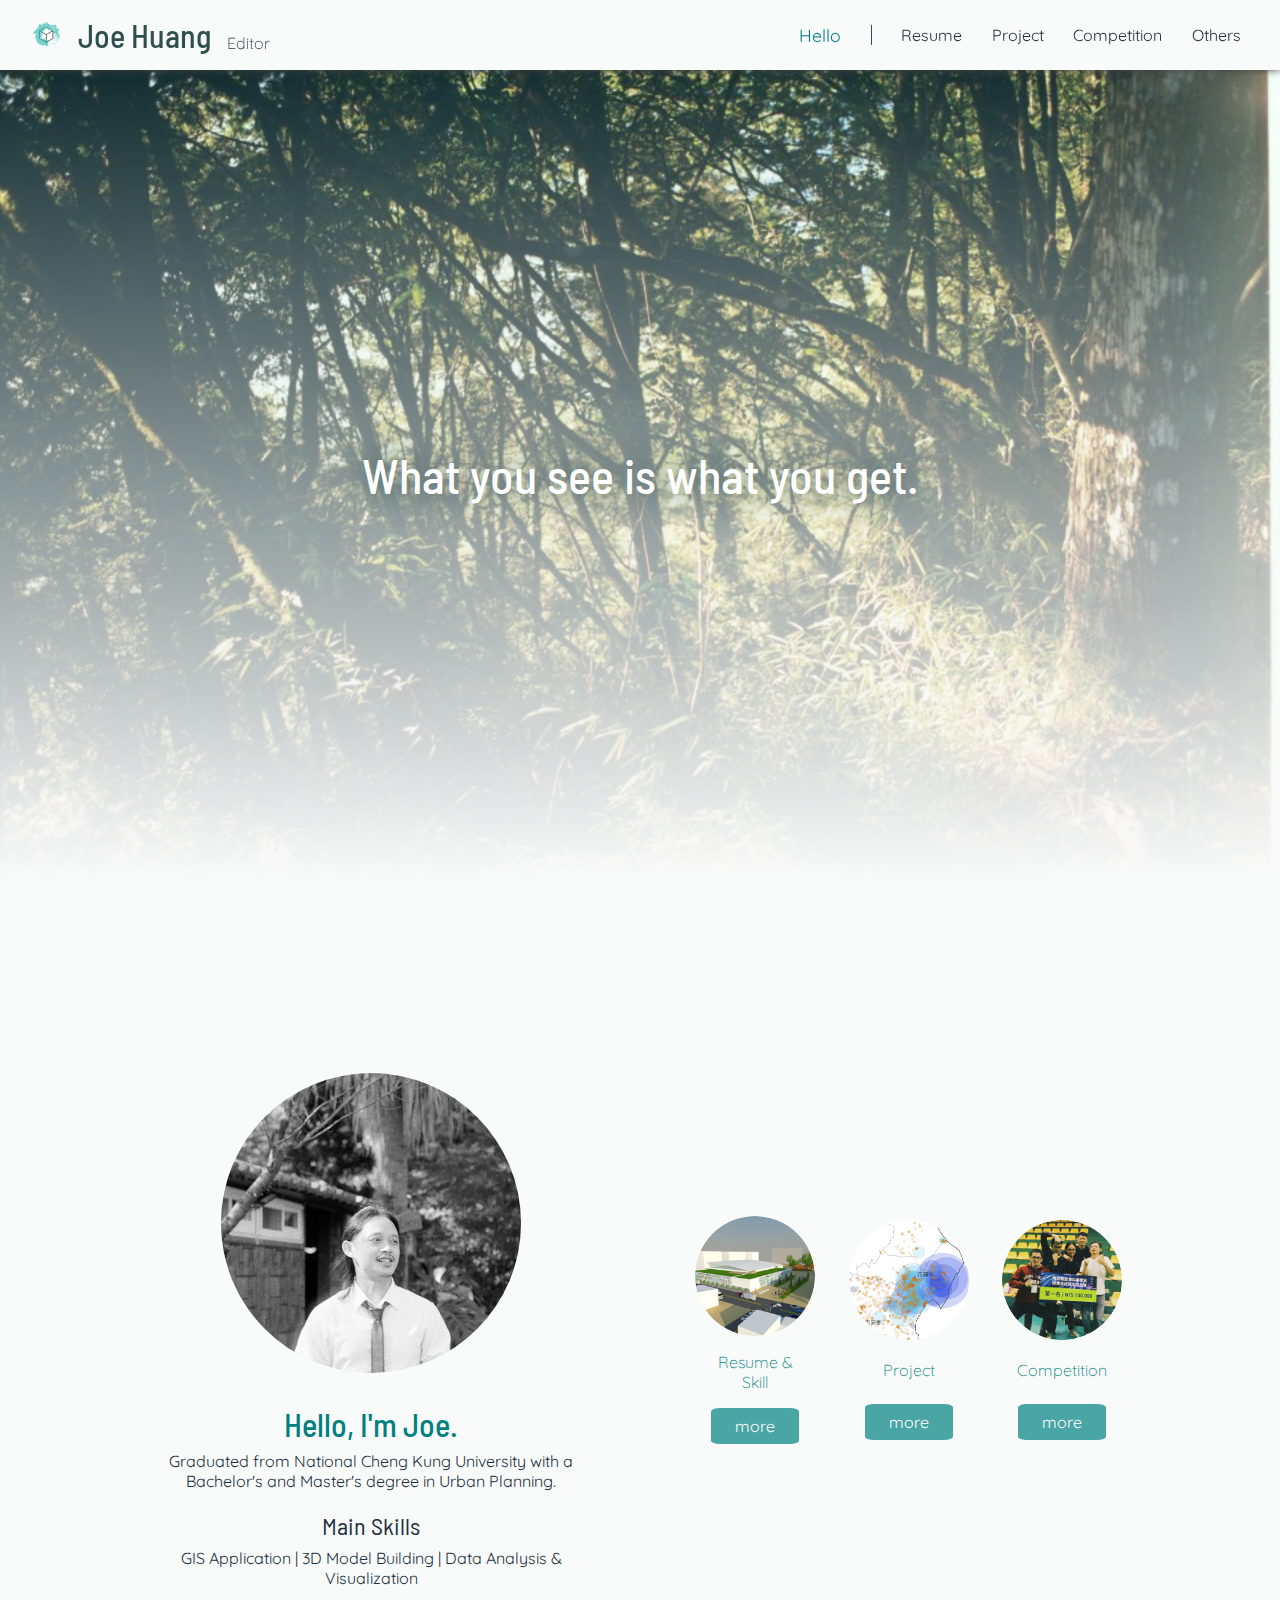
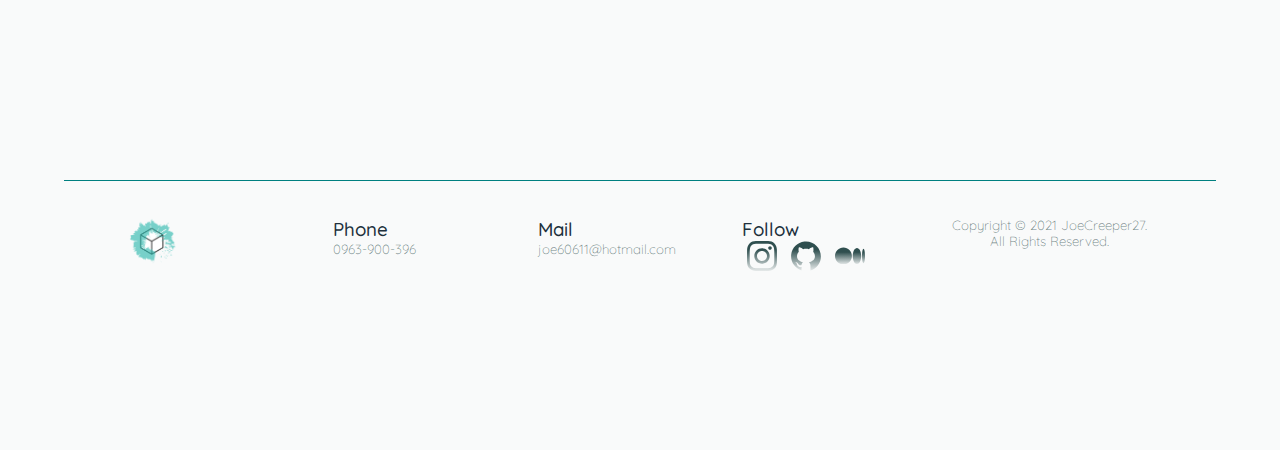
<file: index.html>
<!DOCTYPE html>
<html lang="zh">
  <head>
    <meta charset="UTF-8" />
    <meta name="viewport" content="width=device-width, initial-scale=1.0" />
    <title>Joe-Portfolio</title>
    <meta name="description" content="Joe's Portfolio and Resume." />
    <meta name="robots" content="index, follow" />

    <meta name="author" content="JoeCreeper27" />
    <base href="_self" />
    <link rel="icon" href="./pic/icon-j.ico" type="image/icon-j" />
    <link rel="shortcut icon" href="./pic/icon-j.ico" type="image/icon-j" />
    <link rel="preconnect" href="https://fonts.googleapis.com" />
    <link rel="preconnect" href="https://fonts.gstatic.com" crossorigin />
    <link
      href="https://fonts.googleapis.com/css2?family=Barlow+Semi+Condensed:wght@100;300;400;500&family=Caveat:wght@400;700&family=Noto+Sans+TC:wght@100;300;400&family=Quicksand:wght@300;400;700&display=swap"
      rel="stylesheet"
    />
    <link rel="stylesheet" href="./css/style.css" />
  </head>
  <body>
    <header>
      <div class="logo">
        <img src="./pic/icon-02.png" alt="icon" />
        <h1 style="color: darkslategrey; margin: 1rem">Joe Huang</h1>
        <h4 style="margin-top: 15px">Editor</h4>
      </div>

      <nav>
        <ul>
          <li><a href="#" class="active">Hello</a></li>
          <div class="slv"></div>
          <li><a href="./resume.html">Resume</a></li>
          <li>
            <a href="./project.html">Project</a>
          </li>
          <li><a href="./competotion.html">Competition</a></li>
          <li><a href="https://joecreeper27.github.io/">Others</a></li>
        </ul>
      </nav>
    </header>
    <main>
      <section class="backImage">
        <div class="filter"></div>
        <h1
          style="
            font-size: 3rem;
            color: white;
            text-shadow: darkslategray 0rem 0rem 2rem;
          "
        >
          What you see is what you get.
        </h1>
      </section>
      <section class="second">
        <section class="cards">
          <div class="card">
            <img
              src="./pic/selfpic.jpg"
              alt="picture"
              title=""
              style="height: 300px; width: 300px; border-radius: 50%"
            />

            <h1 style="margin-bottom: 0.5rem">Hello, I'm Joe.</h1>
            <p>
              Graduated from National Cheng Kung University with a Bachelor's
              and Master's degree in Urban Planning.
            </p>
            <br />
            <h2 style="margin-bottom: 0.5rem">Main Skills</h2>
            <p>
              GIS Application | 3D Model Building | Data Analysis &
              Visualization
            </p>

            <!-- <p>畢業於國立成功大學 都市計劃學系/都市計劃所</p>
            <p>擅長 GIS應用 3D模型建置 資料分析處理</p> -->
          </div>
        </section>

        <section class="cards">
          <div class="card">
            <div class="img-con">
              <img src="./pic/urban catalyst.jpg" alt="picture" title="" />
            </div>
            <h4>Resume & Skill</h4>
            <p></p>
            <a href="./resume.html">more</a>
          </div>
          <div class="card">
            <div class="img-con">
              <img src="./pic/hualian.jpeg" alt="picture" />
            </div>
            <h4>Project</h4>
            <p></p>
            <a href="./project.html">more</a>
          </div>
          <div class="card">
            <div class="img-con">
              <img src="./pic/hack.jpg" alt="picture" title="HsinchuHackthon" />
            </div>
            <h4>Competition</h4>
            <p></p>
            <a href="./competition.html">more</a>
          </div>
        </section>
      </section>
    </main>
    <footer>
      <div class="sl"></div>
      <br />
      <section class="inf">
        <div class="card-f">
          <a href="./index.html">
            <img
              src="./pic/icon-02.png"
              alt="icon"
              style="height: 50px; width: 50px"
            />
          </a>
        </div>
        <div class="card-f">
          <h3>Phone</h3>
          <h5>0963-900-396</h5>
        </div>
        <div class="card-f">
          <h3>Mail</h3>
          <h5>joe60611@hotmail.com</h5>
        </div>
        <div class="card-f">
          <h3>Follow</h3>
          <section class="link">
            <a href="https://www.instagram.com/joe.huang.750/"
              ><img src="./Icons/instagram-dsga.svg" alt="instagram"
            /></a>
            <a href="https://github.com/JoeCreeper27"
              ><img src="./Icons/github-dsga.svg" alt="github"
            /></a>
            <a href="https://medium.com/@joe6061127"
              ><img src="./Icons/medium-dsga.svg" alt="medium"
            /></a>
          </section>
        </div>
        <div class="card-f">
          <h5>Copyright © 2021 JoeCreeper27. All Rights Reserved.</h5>
        </div>
      </section>
    </footer>
  </body>
</html>
</file>
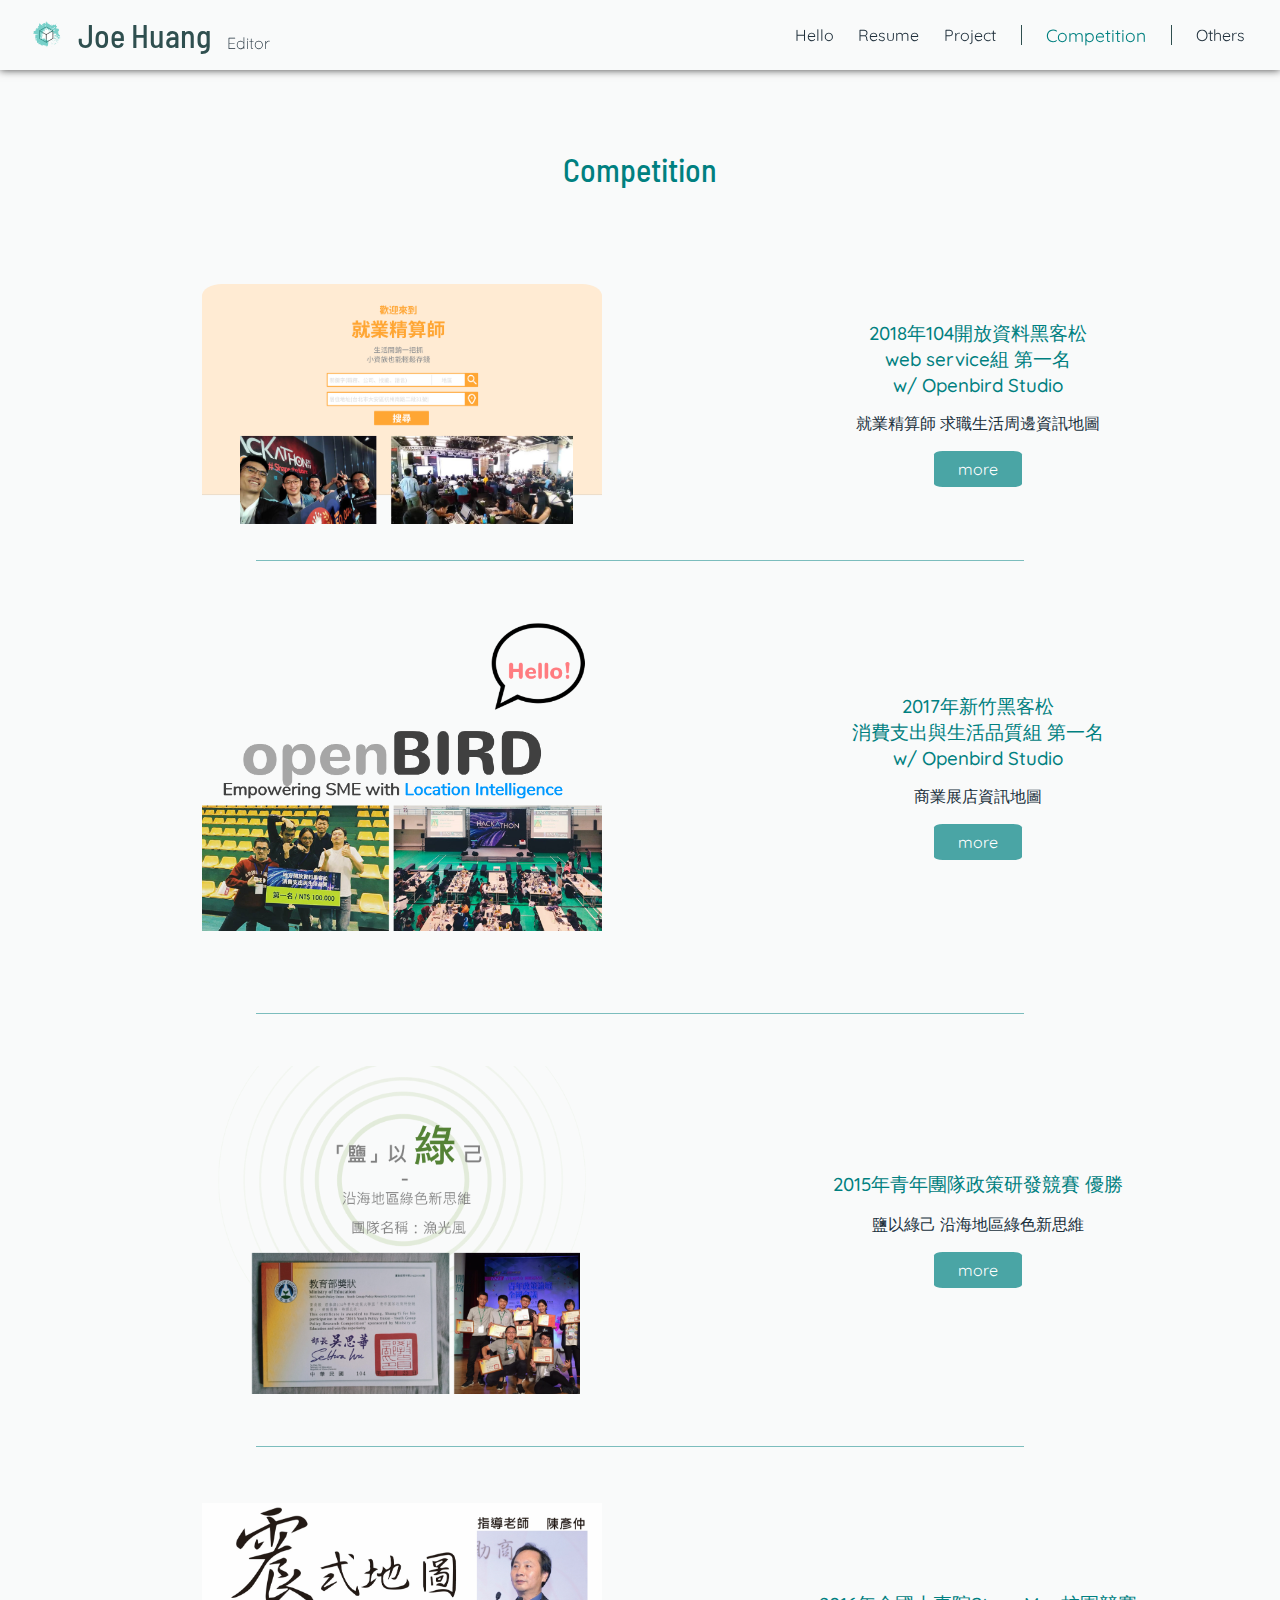
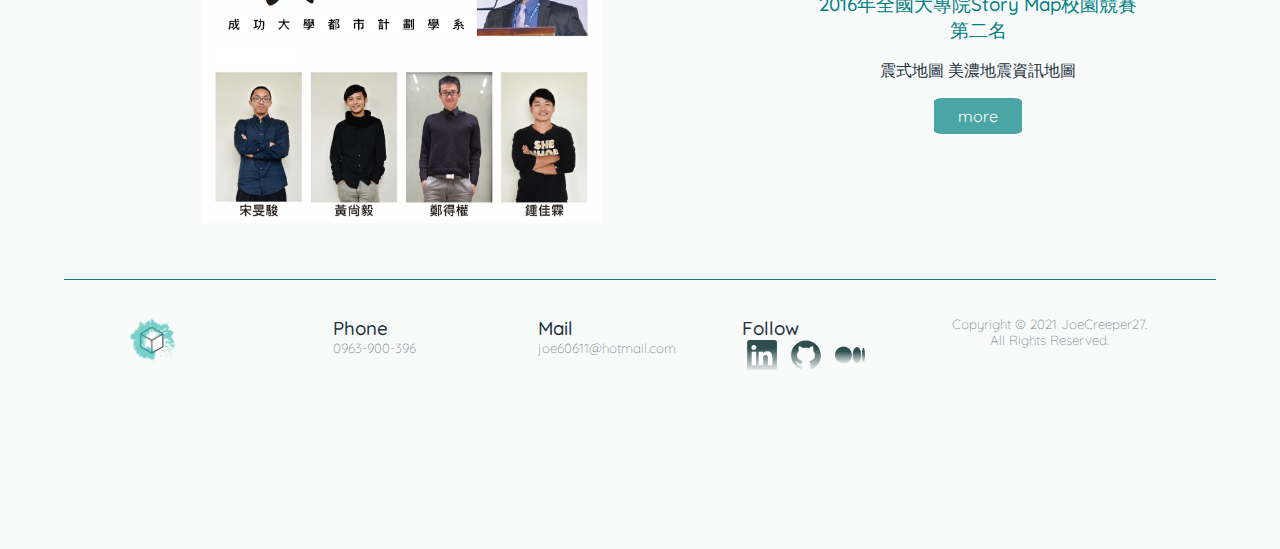
<file: competition.html>
<!DOCTYPE html>
<html lang="zh">
  <head>
    <meta charset="UTF-8" />
    <meta name="viewport" content="width=device-width, initial-scale=1.0" />
    <title>J-Competition</title>
    <meta name="description" content="Joe's Portfolio and Resume." />
    <meta name="robots" content="index, follow" />

    <meta name="author" content="JoeCreeper27" />
    <base href="_self" />
    <link rel="icon" href="/pic/icon-j.ico" type="image/icon-j" / > <link
    rel="shortcut icon" href="/pic/icon-j.ico" type="image/icon-j" / >
    <link rel="preconnect" href="https://fonts.googleapis.com" />
    <link rel="preconnect" href="https://fonts.gstatic.com" crossorigin />
    <link
      href="https://fonts.googleapis.com/css2?family=Barlow+Semi+Condensed:wght@100;300;400;500&family=Caveat:wght@400;700&family=Noto+Sans+TC:wght@100;300;400&family=Quicksand:wght@300;400;700&display=swap"
      rel="stylesheet"
    />
    <link rel="stylesheet" href="./css/style.css" />
    <style>
      main h2 {
        width: 60%;
        color: teal;
        text-shadow: 0rem 0rem 0.1rem darkslategray;
      }
      main p {
        width: 80%;
        padding: 1rem;
      }
      section.second {
        flex-direction: row;
        align-content: space-around;
      }
      section.cards {
        flex: 1 1 400px;
        justify-content: center;
      }
    </style>
  </head>
  <body>
    <header>
      <div class="logo">
        <img src="./pic/icon-02.png" alt="icon" />
        <h1 style="color: darkslategrey; margin: 1rem">Joe Huang</h1>
        <h4 style="margin-top: 15px">Editor</h4>
      </div>

      <nav>
        <ul>
          <li><a href="./index.html">Hello</a></li>

          <li><a href="./resume.html">Resume</a></li>

          <li><a href="./project.html">Project</a></li>
          <div class="slv"></div>
          <li><a href="#" class="active">Competition</a></li>
          <div class="slv"></div>
          <li><a href="https://joecreeper27.github.io/">Others</a></li>
        </ul>
      </nav>
    </header>
    <main>
      <h1 style="margin: 5rem">Competition</h1>
      <section class="second" style="min-height: 30vh">
        <section class="cards">
          <img
            class="project-w"
            src="./pic/competition/104-0.png"
            alt="picture"
            title=""
          />
        </section>

        <section class="info">
          <h3>
            2018年104開放資料黑客松<br />
            web service組 第一名<br />
            w/ Openbird Studio
          </h3>
          <p>就業精算師 求職生活周邊資訊地圖</p>
          <a href="./project/competiton_1.html">more</a>
        </section>
      </section>
      <br />
      <div class="sl" style="opacity: 0.5; width: 60%"></div>
      <section class="second" style="min-height: 30vh">
        <section class="cards">
          <img
            class="project-l"
            style="object-fit: contain"
            src="./pic/competition/hins.png"
            alt="picture"
            title=""
          />
        </section>
        <section class="info">
          <h3>
            2017年新竹黑客松 <br />
            消費支出與生活品質組 第一名<br />

            w/ Openbird Studio
          </h3>
          <p>商業展店資訊地圖</p>
          <a href="./project/competiton_2.html">more</a>
        </section>
      </section>
      <br />
      <div class="sl" style="opacity: 0.5; width: 60%"></div>
      <section class="second" style="min-height: 30vh">
        <section class="cards">
          <img
            class="project-l"
            style="object-fit: contain"
            src="./pic/competition/teen.png"
            alt="picture"
            title=""
          />
        </section>
        <section class="info">
          <h3>2015年青年團隊政策研發競賽 優勝</h3>
          <p>鹽以綠己 沿海地區綠色新思維</p>
          <a href="./project/competiton_3.html">more</a>
        </section>
      </section>

      <div class="sl" style="opacity: 0.5; width: 60%"></div>
      <section class="second" style="min-height: 30vh">
        <section class="cards">
          <img
            class="project-l"
            style="object-fit: contain"
            src="./pic/competition/eqr-1.png"
            alt="picture"
            title=""
          />
        </section>
        <section class="info">
          <h3>
            2016年全國大專院Story Map校園競賽<br />
            第二名
          </h3>
          <p>震式地圖 美濃地震資訊地圖</p>
          <a href="./project/competiton_4.html">more</a>
        </section>
      </section>
    </main>
    <footer>
      <div class="sl"></div>
      <br />
      <section class="inf">
        <div class="card-f">
          <a href="./index.html">
            <img
              src="./pic/icon-02.png"
              alt="icon"
              style="height: 50px; width: 50px"
            />
          </a>
        </div>
        <div class="card-f">
          <h3>Phone</h3>
          <h5>0963-900-396</h5>
        </div>
        <div class="card-f">
          <h3>Mail</h3>
          <h5>joe60611@hotmail.com</h5>
        </div>
        <div class="card-f">
          <h3>Follow</h3>
          <section class="link">
            <a href="https://www.linkedin.com/in/joe-huang-9ba4bb13a"
              ><img src="./Icons/linkedin-dsga.svg" alt="linkedin"
            /></a>
            <a href="https://github.com/JoeCreeper27"
              ><img src="./Icons/github-dsga.svg" alt="github"
            /></a>
            <a href="https://medium.com/@joe6061127"
              ><img src="./Icons/medium-dsga.svg" alt="medium"
            /></a>
          </section>
        </div>
        <div class="card-f">
          <h5>Copyright © 2021 JoeCreeper27. All Rights Reserved.</h5>
        </div>
      </section>
    </footer>
  </body>
</html>
</file>
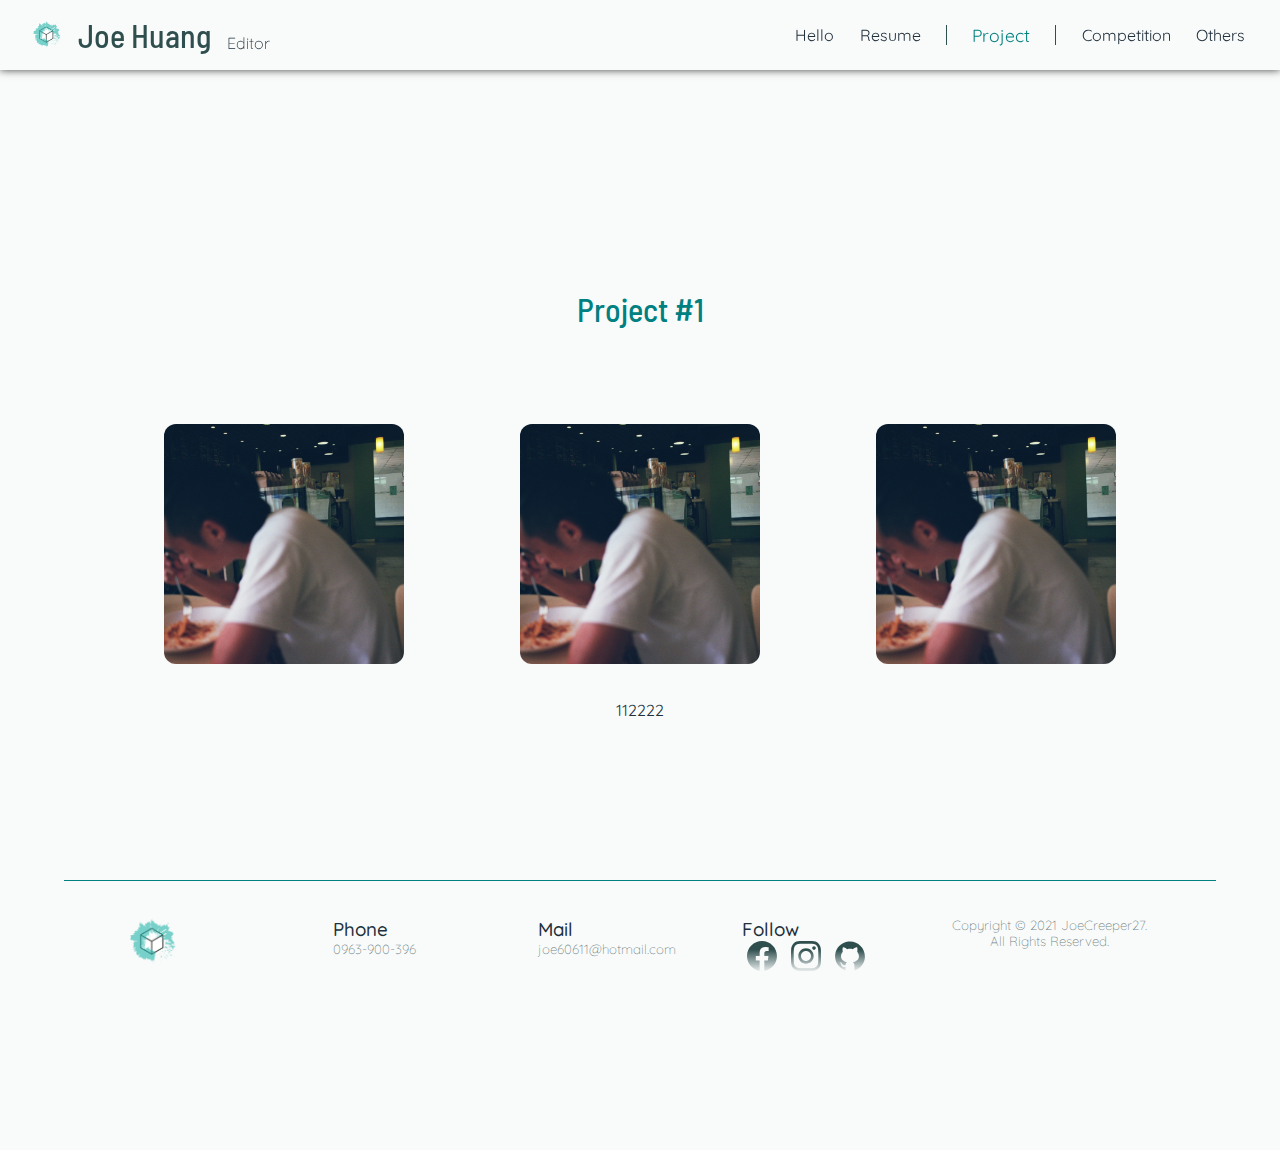
<file: project_1.html>
<!DOCTYPE html>
<html lang="zh">
  <head>
    <meta charset="UTF-8" />
    <meta name="viewport" content="width=device-width, initial-scale=1.0" />
    <title>J-Project #1</title>
    <meta name="description" content="Joe's Portfolio and Resume." />
    <meta name="robots" content="index, follow" />

    <meta name="author" content="JoeCreeper27" />
    <base href="_self" />
    <link rel="icon" href="/pic/icon-j.ico" type="image/icon-j" / > <link
    rel="shortcut icon" href="/pic/icon-j.ico" type="image/icon-j" / >
    <link rel="preconnect" href="https://fonts.googleapis.com" />
    <link rel="preconnect" href="https://fonts.gstatic.com" crossorigin />
    <link
      href="https://fonts.googleapis.com/css2?family=Barlow+Semi+Condensed:wght@100;300;400;500&family=Caveat:wght@400;700&family=Noto+Sans+TC:wght@100;300;400&family=Quicksand:wght@300;400;700&display=swap"
      rel="stylesheet"
    />
    <link rel="stylesheet" href="./css/style.css" />
  </head>
  <body>
    <header>
      <div class="logo">
        <img src="./pic/icon-02.png" alt="icon" />
        <h1 style="color: darkslategrey; margin: 1rem">Joe Huang</h1>
        <h4 style="margin-top: 15px">Editor</h4>
      </div>

      <nav>
        <ul>
          <li><a href="./index.html">Hello</a></li>

          <li><a href="./resume.html">Resume</a></li>
          <div class="slv"></div>
          <li><a href="./project.html" class="active">Project</a></li>
          <div class="slv"></div>
          <li><a href="#">Competition</a></li>
          <li><a href="#">Others</a></li>
        </ul>
      </nav>
    </header>
    <main>
      <h1 style="margin: 5rem">Project #1</h1>
      <section class="second" style="min-height: 30vh">
        <img class="project" src="./pic/shanghai.jpg" alt="picture" title="" />
        <img class="project" src="./pic/shanghai.jpg" alt="picture" title="" />
        <img class="project" src="./pic/shanghai.jpg" alt="picture" title="" />
      </section>
      <br />
      <p>112222</p>
      <br />
    </main>
    <footer>
      <div class="sl"></div>
      <br />
      <section class="inf">
        <div class="card-f">
          <a href="./index.html">
            <img
              src="./pic/icon-02.png"
              alt="icon"
              style="height: 50px; width: 50px"
            />
          </a>
        </div>
        <div class="card-f">
          <h3>Phone</h3>
          <h5>0963-900-396</h5>
        </div>
        <div class="card-f">
          <h3>Mail</h3>
          <h5>joe60611@hotmail.com</h5>
        </div>
        <div class="card-f">
          <h3>Follow</h3>
          <section class="link">
            <a href="https://www.facebook.com/joe.huang.750"
              ><img src="./Icons/facebook-dsga.svg" alt="facebook"
            /></a>
            <a href="https://www.instagram.com/joe.huang.750/"
              ><img src="./Icons/instagram-dsga.svg" alt="instagram"
            /></a>
            <a href="https://github.com/JoeCreeper27"
              ><img src="./Icons/github-dsga.svg" alt="github"
            /></a>
          </section>
        </div>
        <div class="card-f">
          <h5>Copyright © 2021 JoeCreeper27. All Rights Reserved.</h5>
        </div>
      </section>
    </footer>
  </body>
</html>
</file>
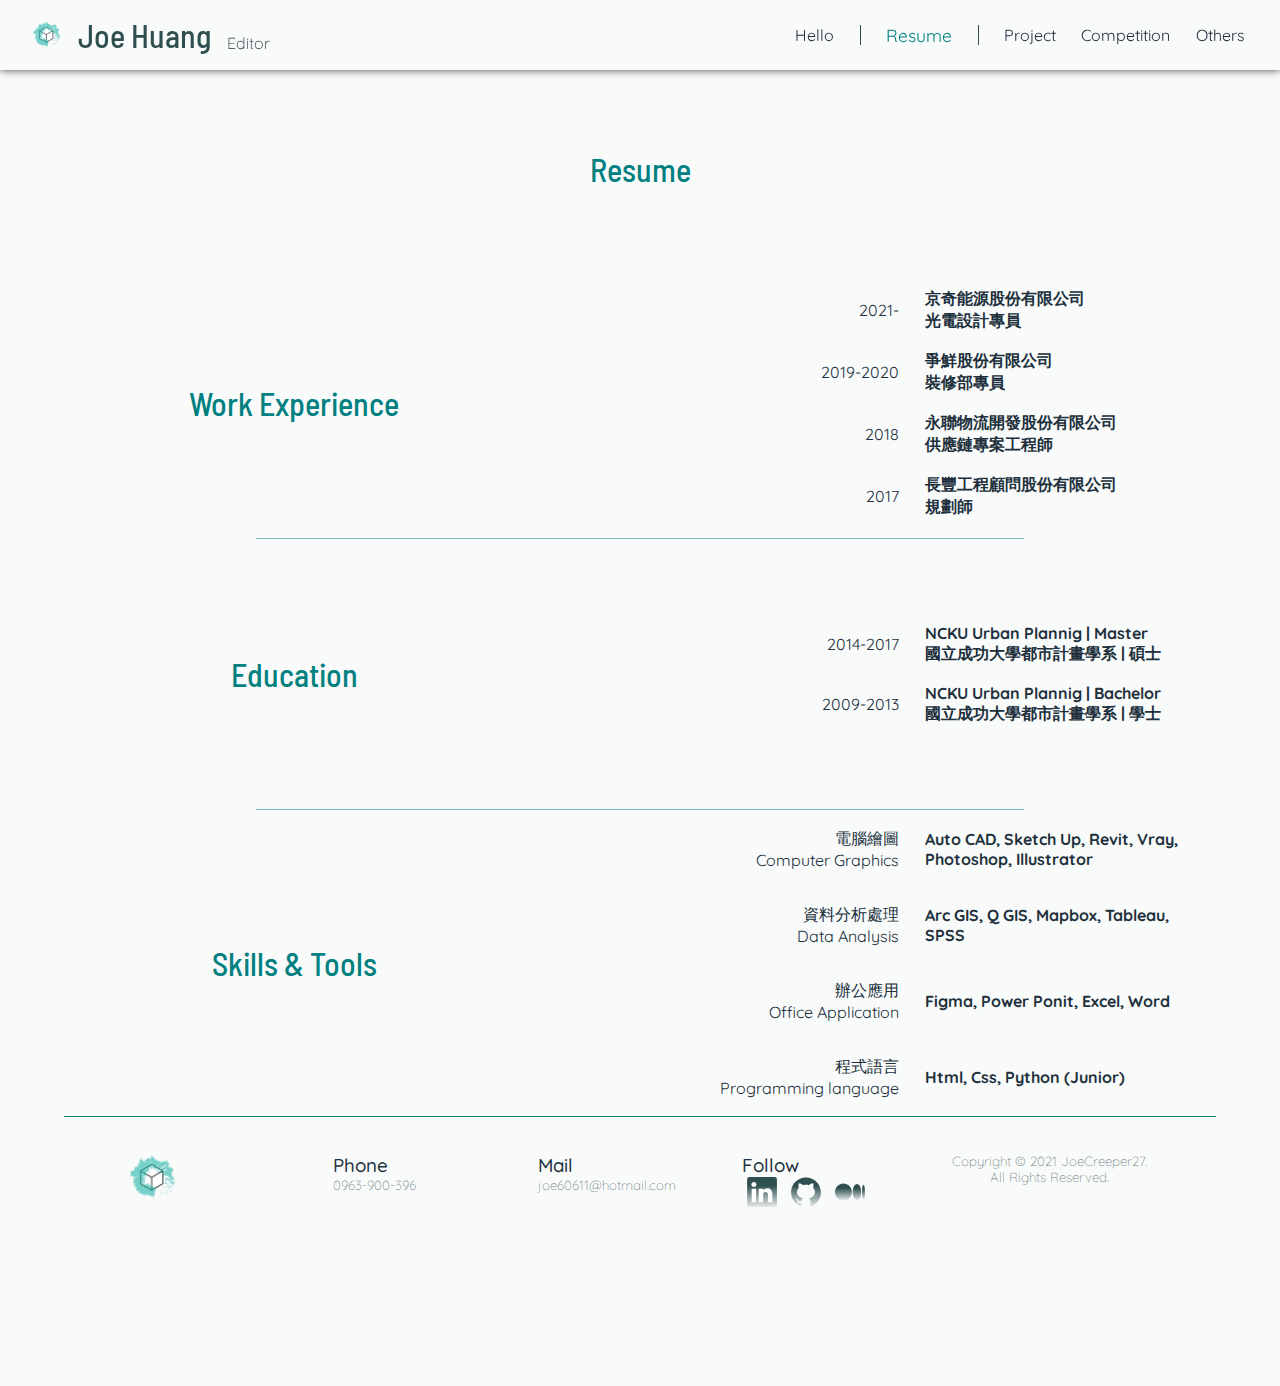
<file: resume.html>
<!DOCTYPE html>
<html lang="zh">
  <head>
    <meta charset="UTF-8" />
    <meta name="viewport" content="width=device-width, initial-scale=1.0" />
    <title>J-Portfolio-Resume</title>
    <meta name="description" content="Joe's Portfolio and Resume." />
    <meta name="robots" content="index, follow" />

    <meta name="author" content="JoeCreeper27" />
    <base href="_self" />
    <link rel="icon" href="/pic/icon-j.ico" type="image/icon-j" /> 
    <link rel="shortcut icon" href="/pic/icon-j.ico" type="image/icon-j" />
    <link rel="preconnect" href="https://fonts.googleapis.com" />
    <link rel="preconnect" href="https://fonts.gstatic.com" crossorigin />
    <link
      href="https://fonts.googleapis.com/css2?family=Barlow+Semi+Condensed:wght@100;300;400;500&family=Caveat:wght@400;700&family=Noto+Sans+TC:wght@100;300;400&family=Quicksand:wght@300;400;700&display=swap"
      rel="stylesheet"
    />
    <link rel="stylesheet" href="./css/style.css" />
  </head>
  <body>
    <header>
      <div class="logo">
        <img src="./pic/icon-02.png" alt="icon" />
        <h1 style="color: darkslategrey; margin: 1rem">Joe Huang</h1>
        <h4 style="margin-top: 15px">Editor</h4>
      </div>

      <nav>
        <ul>
          <li><a href="./index.html">Hello</a></li>
          <div class="slv"></div>
          <li><a href="#" class="active">Resume</a></li>
          <div class="slv"></div>
          <li><a href="./project.html">Project</a></li>
          <li><a href="./competition.html">Competition</a></li>
          <li><a href="https://joecreeper27.github.io/">Others</a></li>
        </ul>
      </nav>
    </header>
    <main>
      <h1 style="margin: 5rem">Resume</h1>
      <section class="second" style="min-height: 30vh">
        <section class="left" >
          <div class="card">
            <h1 style="top: 20vh">Work Experience</h1>
          </div>
        </section>

        <section class="right" >
          <table>
                <tbody>
                  <tr>
                    <td class="tit">2021-</td>
                    <td>京奇能源股份有限公司
                      <br>光電設計專員
                    </td>
                  </tr>
                  <tr>
                    <td class="tit">2019-2020</td>
                    <td>爭鮮股份有限公司
                      <br>裝修部專員
                    </td>
                  </tr>
                  <tr>
                    <td class="tit">2018</td>
                    <td>永聯物流開發股份有限公司
                      <br>供應鏈專案工程師
                    </td>
                  </tr>
                  <tr>
                    <td class="tit">2017</td>
                    <td>長豐工程顧問股份有限公司
                      <br>規劃師
                    </td>
                  </tr>
                </tbody>
          </table>
            
          </div>
        </section>
      </section>
      <div class="sl" style="opacity: 0.5; width: 60%"></div>
      <section class="second" style="min-height: 30vh">
        <section class="left">
          <div class="card">
            <h1 style="top: 20vh">Education</h1>
          </div>
        </section>

        <section class="right">
            <table>
                <tbody>
                  <tr>
                    <td class="tit">2014-2017</td>
                    <td>NCKU Urban Plannig | Master
                      <br>
                      國立成功大學都市計畫學系 | 碩士
                    </td>
                    
                  </tr>
                  <tr>
                    <td class="tit" >2009-2013</td>
                    <td>NCKU Urban Plannig | Bachelor
                      <br>國立成功大學都市計畫學系 | 學士
                    </td>
                    
                  </tr>
                  
                  
                </tbody>
          </table>
        </section>
      </section>
      <div class="sl" style="opacity: 0.5; width: 60%"></div>
      <section class="second" style="min-height: 30vh">
        <section class="left">
          <div class="card">
            <h1 style="top: 20vh">Skills & Tools</h1>
          </div>
        </section>

        <section class="right">
            <table>
                <tbody>
                  <tr>
                    <td class="tit" >電腦繪圖
                      <br>
                      Computer Graphics
                    </td>
                    <td>Auto CAD, Sketch Up, Revit, Vray, Photoshop, Illustrator </td>
                  </tr>
                  <tr>
                    <td class="tit" >資料分析處理
                      <br>
                      Data Analysis
                    </td>
                    <td>
                      Arc GIS, Q GIS, Mapbox, Tableau, SPSS
                    </td>
                  </tr>
                  <tr>
                    <td class="tit" >辦公應用
                      <br>
                      Office Application
                    </td>
                    <td>
                      Figma, Power Ponit, Excel, Word
                    </td>
                    
                  </tr>
                  <tr>
                    <td class="tit" >程式語言
                      <br>
                      Programming language
                      </td>
                    <td>
                      Html, Css, Python  (Junior)
                    </td>
                  </tr>
                </tbody>
          </table>
        </section>
      </section>
    </main>
    <footer>
      <div class="sl"></div>
      <br />
      <section class="inf">
        <div class="card-f">
          <a href="./index.html">
            <img
              src="./pic/icon-02.png"
              alt="icon"
              style="height: 50px; width: 50px"
            />
          </a>
        </div>
        <div class="card-f">
          <h3>Phone</h3>
          <h5>0963-900-396</h5>
        </div>
        <div class="card-f">
          <h3>Mail</h3>
          <h5>joe60611@hotmail.com</h5>
        </div>
        <div class="card-f">
          <h3>Follow</h3>
          <section class="link">
            <a href="https://www.linkedin.com/in/joe-huang-9ba4bb13a"
              ><img src="./Icons/linkedin-dsga.svg" alt="linkedin"
            /></a>
            <a href="https://github.com/JoeCreeper27"
              ><img src="./Icons/github-dsga.svg" alt="github"
            /></a>
            <a href="https://medium.com/@joe6061127"
              ><img src="./Icons/medium-dsga.svg" alt="medium"
            /></a>
          </section>
        </div>
        <div class="card-f">
          <h5>Copyright © 2021 JoeCreeper27. All Rights Reserved.</h5>
        </div>
      </section>
    </footer>
  </body>
</html>
</file>
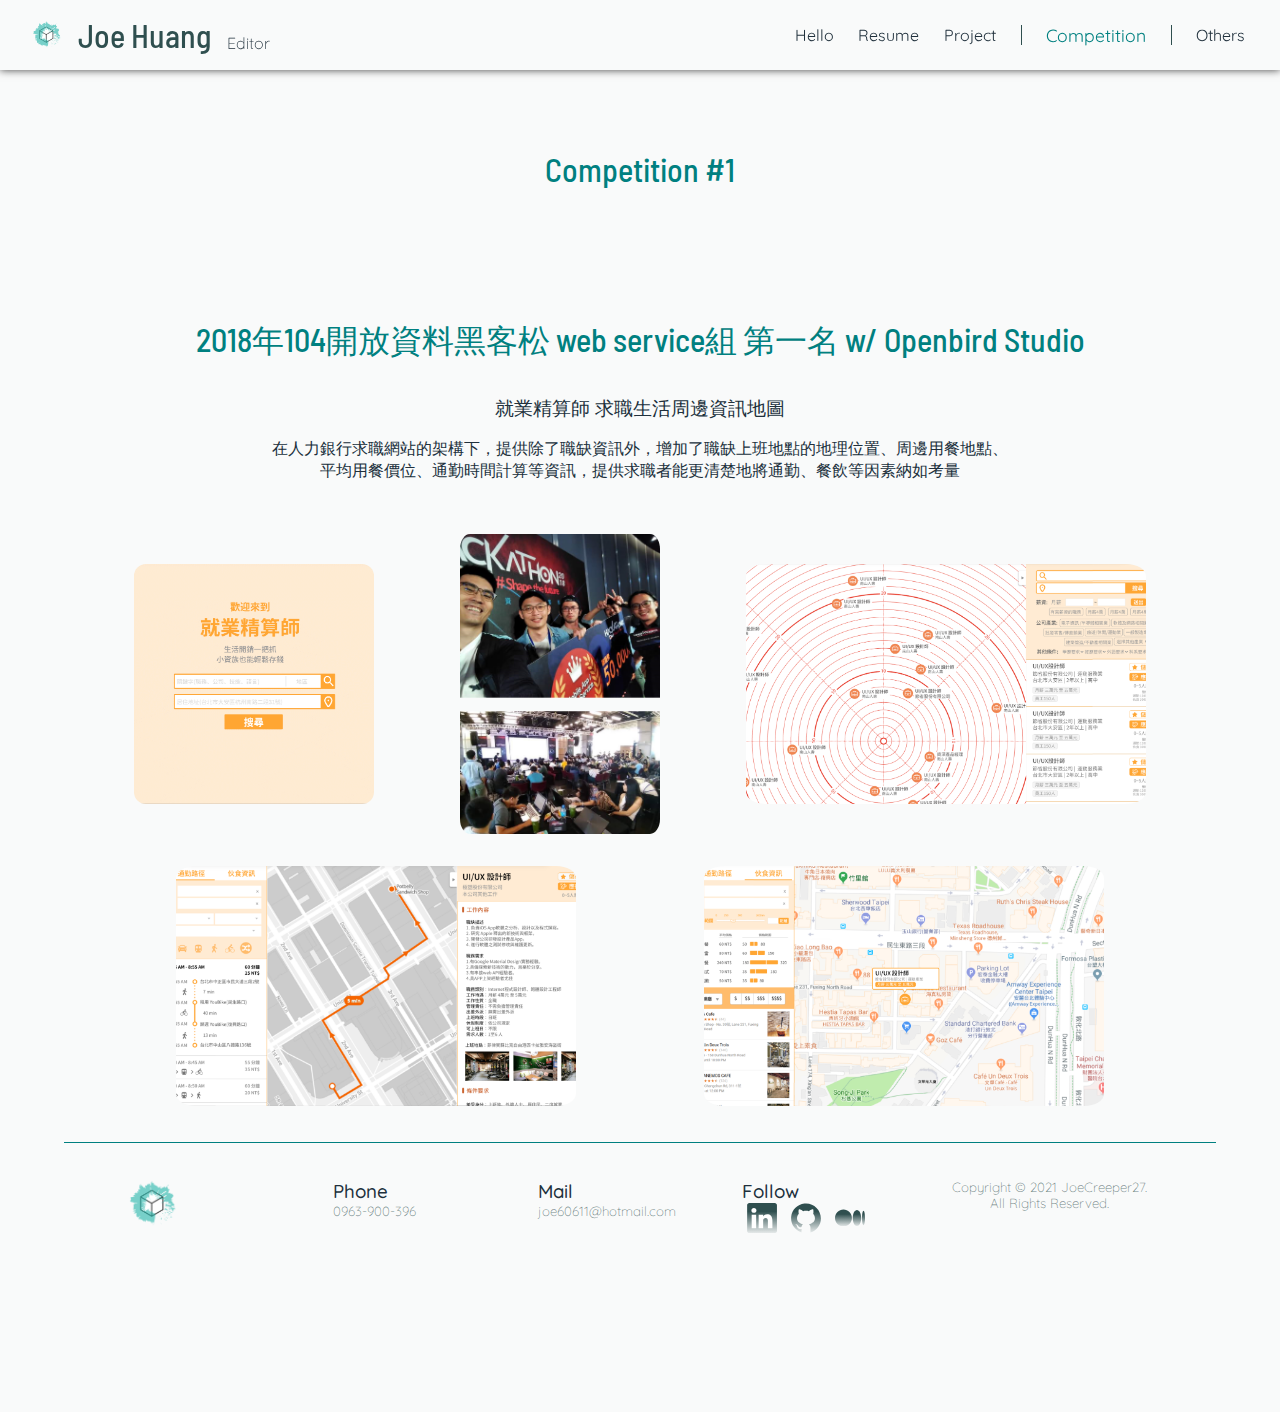
<file: project/competiton_1.html>
<!DOCTYPE html>
<html lang="zh">
  <head>
    <meta charset="UTF-8" />
    <meta name="viewport" content="width=device-width, initial-scale=1.0" />
    <title>J-Competition #1</title>
    <meta name="description" content="Joe's Portfolio and Resume." />
    <meta name="robots" content="index, follow" />

    <meta name="author" content="JoeCreeper27" />
    <base href="_self" />
    <link rel="icon" href="../pic/icon-j.ico" type="image/icon-j" />
    <link rel="shortcut icon" href="../pic/icon-j.ico" type="image/icon-j" />
    <link rel="preconnect" href="https://fonts.googleapis.com" />
    <link rel="preconnect" href="https://fonts.gstatic.com" crossorigin />
    <link
      href="https://fonts.googleapis.com/css2?family=Barlow+Semi+Condensed:wght@100;300;400;500&family=Caveat:wght@400;700&family=Noto+Sans+TC:wght@100;300;400&family=Quicksand:wght@300;400;700&display=swap"
      rel="stylesheet"
    />
    <link rel="stylesheet" href="../css/style.css" />
    <style>
      main h2 {
        width: 60vw;
        color: teal;
        text-shadow: 0rem 0rem 0.1rem darkslategray;
      }
      main p {
        width: 60vw;
        padding: 1rem;
      }
    </style>
  </head>
  <body>
    <header>
      <div class="logo">
        <img src="../pic/icon-02.png" alt="icon" />
        <h1 style="color: darkslategrey; margin: 1rem">Joe Huang</h1>
        <h4 style="margin-top: 15px">Editor</h4>
      </div>

      <nav>
        <ul>
          <li><a href="../index.html">Hello</a></li>

          <li><a href="../resume.html">Resume</a></li>

          <li><a href="../project.html">Project</a></li>
          <div class="slv"></div>
          <li><a href="../competition.html" class="active">Competition</a></li>
          <div class="slv"></div>
          <li><a href="https://joecreeper27.github.io/">Others</a></li>
        </ul>
      </nav>
    </header>
    <main>
      <h1 style="margin: 5rem">Competition #1</h1>
      <br />
      <h1>2018年104開放資料黑客松 web service組 第一名 w/ Openbird Studio</h1>
      <h3>就業精算師 求職生活周邊資訊地圖</h3>
      <p>
        在人力銀行求職網站的架構下，提供除了職缺資訊外，增加了職缺上班地點的地理位置、周邊用餐地點、平均用餐價位、通勤時間計算等資訊，提供求職者能更清楚地將通勤、餐飲等因素納如考量
      </p>
      <br />
      <section class="second" style="min-height: 30vh">
        <img
          class="project"
          src="../pic/competition/104-1.png"
          alt="picture"
          title=""
        />
        <img
          class="project-h"
          src="../pic/competition/104-w.png"
          alt="picture"
          title=""
        />
        <img
          class="project-w"
          src="../pic/competition/104-2.png"
          alt="picture"
          title=""
        />
        <img
          class="project-w"
          src="../pic/competition/104-3.png"
          alt="picture"
          title=""
        />
        <img
          class="project-w"
          src="../pic/competition/104-5.png"
          alt="picture"
          title=""
        />
      </section>
      <br />
    </main>
    <footer>
      <div class="sl"></div>
      <br />
      <section class="inf">
        <div class="card-f">
          <a href="../index.html">
            <img
              src="../pic/icon-02.png"
              alt="icon"
              style="height: 50px; width: 50px"
            />
          </a>
        </div>
        <div class="card-f">
          <h3>Phone</h3>
          <h5>0963-900-396</h5>
        </div>
        <div class="card-f">
          <h3>Mail</h3>
          <h5>joe60611@hotmail.com</h5>
        </div>
        <div class="card-f">
          <h3>Follow</h3>
          <section class="link">
            <a href="https://www.linkedin.com/in/joe-huang-9ba4bb13a"
              ><img src="../Icons/linkedin-dsga.svg" alt="linkedin"
            /></a>
            <a href="https://github.com/JoeCreeper27"
              ><img src="../Icons/github-dsga.svg" alt="github"
            /></a>
            <a href="https://medium.com/@joe6061127"
              ><img src="../Icons/medium-dsga.svg" alt="medium"
            /></a>
          </section>
        </div>

        <div class="card-f">
          <h5>Copyright © 2021 JoeCreeper27. All Rights Reserved.</h5>
        </div>
      </section>
    </footer>
  </body>
</html>
</file>
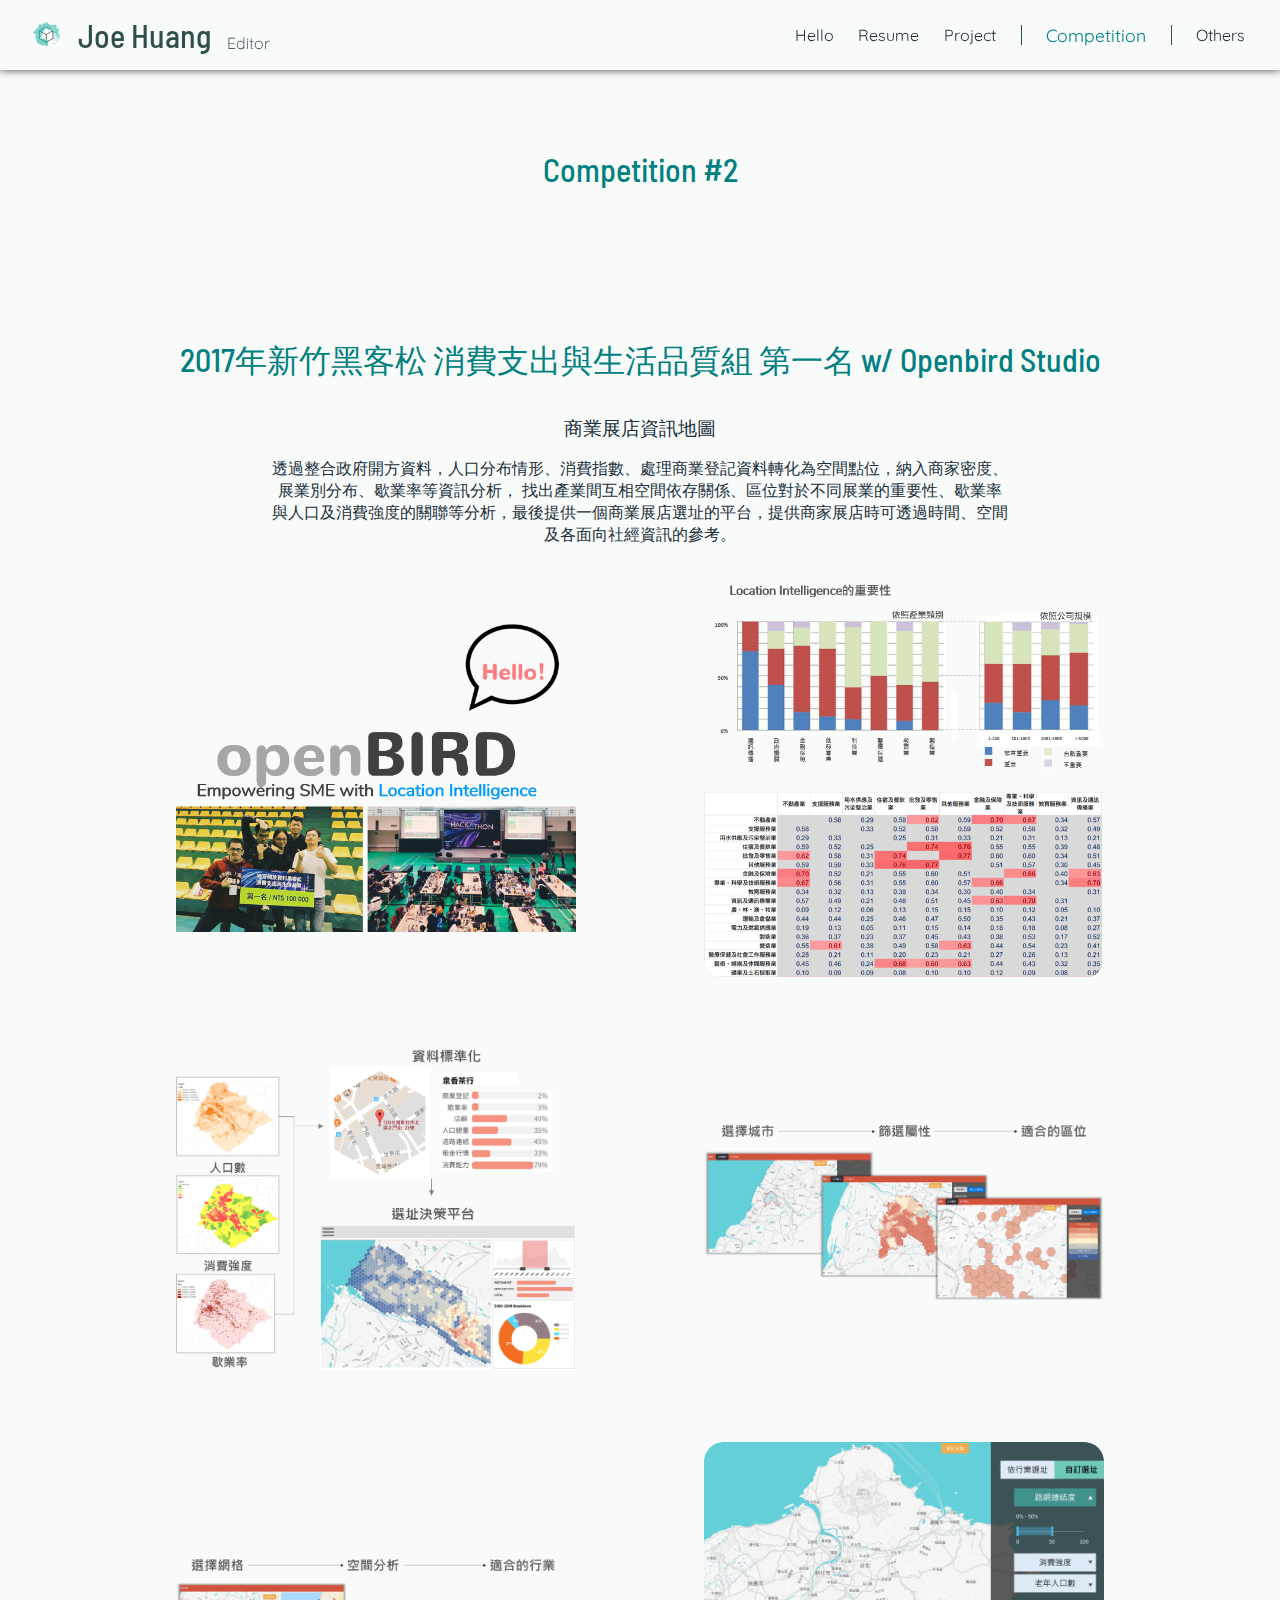
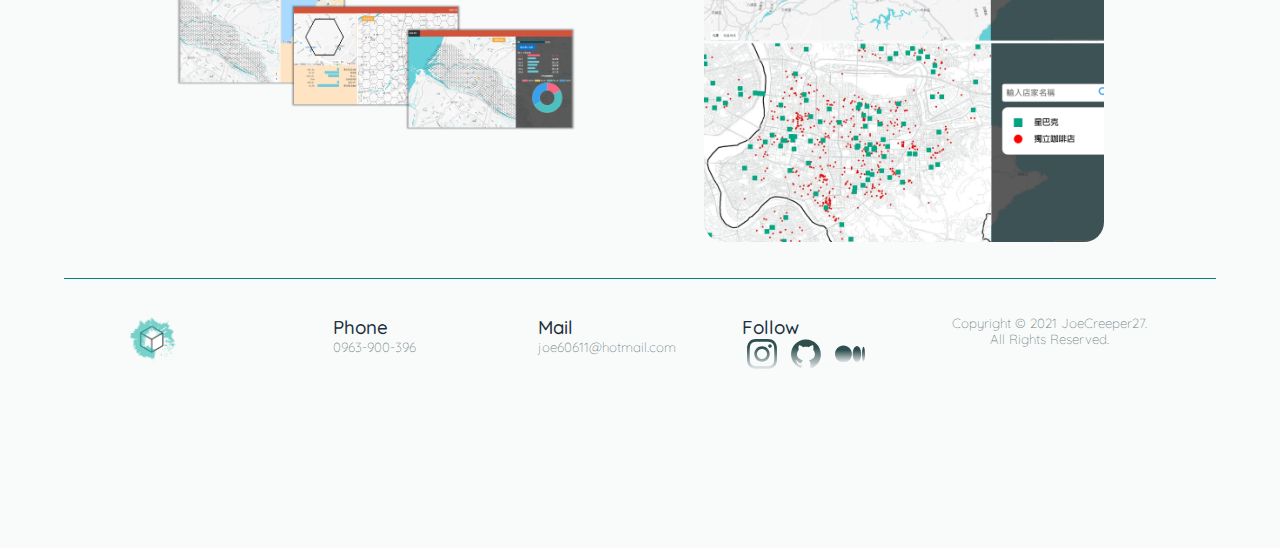
<file: project/competiton_2.html>
<!DOCTYPE html>
<html lang="zh">
  <head>
    <meta charset="UTF-8" />
    <meta name="viewport" content="width=device-width, initial-scale=1.0" />
    <title>J-Competition #2</title>
    <meta name="description" content="Joe's Portfolio and Resume." />
    <meta name="robots" content="index, follow" />

    <meta name="author" content="JoeCreeper27" />
    <base href="_self" />
    <link rel="icon" href="../pic/icon-j.ico" type="image/icon-j" />
    <link rel="shortcut icon" href="../pic/icon-j.ico" type="image/icon-j" />
    <link rel="preconnect" href="https://fonts.googleapis.com" />
    <link rel="preconnect" href="https://fonts.gstatic.com" crossorigin />
    <link
      href="https://fonts.googleapis.com/css2?family=Barlow+Semi+Condensed:wght@100;300;400;500&family=Caveat:wght@400;700&family=Noto+Sans+TC:wght@100;300;400&family=Quicksand:wght@300;400;700&display=swap"
      rel="stylesheet"
    />
    <link rel="stylesheet" href="../css/style.css" />
    <style>
      main h2 {
        width: 60vw;
        color: teal;
        text-shadow: 0rem 0rem 0.1rem darkslategray;
      }
      main p {
        width: 60vw;
        padding: 1rem;
      }
    </style>
  </head>
  <body>
    <header>
      <div class="logo">
        <img src="../pic/icon-02.png" alt="icon" />
        <h1 style="color: darkslategrey; margin: 1rem">Joe Huang</h1>
        <h4 style="margin-top: 15px">Editor</h4>
      </div>

      <nav>
        <ul>
          <li><a href="../index.html">Hello</a></li>

          <li><a href="../resume.html">Resume</a></li>

          <li><a href="../project.html">Project</a></li>
          <div class="slv"></div>
          <li><a href="../competition.html" class="active">Competition</a></li>
          <div class="slv"></div>
          <li><a href="https://joecreeper27.github.io/">Others</a></li>
        </ul>
      </nav>
    </header>
    <main>
      <h1 style="margin: 5rem">Competition #2</h1>
      <br />
      <br />
      <h1>2017年新竹黑客松 消費支出與生活品質組 第一名 w/ Openbird Studio</h1>
      <h3>商業展店資訊地圖</h3>
      <p>
        透過整合政府開方資料，人口分布情形、消費指數、處理商業登記資料轉化為空間點位，納入商家密度、展業別分布、歇業率等資訊分析，
        找出產業間互相空間依存關係、區位對於不同展業的重要性、歇業率與人口及消費強度的關聯等分析，最後提供一個商業展店選址的平台，提供商家展店時可透過時間、空間及各面向社經資訊的參考。
      </p>
      <section class="second" style="min-height: 30vh">
        <img
          class="project-l"
          style="object-fit: contain"
          src="../pic/competition/hins.png"
          alt="picture"
          title=""
        />
        <img
          class="project-l"
          style="object-fit: contain"
          src="../pic/competition/hins-2.png"
          alt="picture"
          title=""
        /><img
          class="project-l"
          style="object-fit: contain"
          src="../pic/competition/hins-3.png"
          alt="picture"
          title=""
        />
        <img
          class="project-w"
          style="object-fit: contain"
          src="../pic/competition/hins-4.png"
          alt="picture"
          title=""
        />
        <img
          class="project-w"
          style="object-fit: contain"
          src="../pic/competition/hins-5.png"
          alt="picture"
          title=""
        />

        <img
          class="project-l"
          src="../pic/competition/hins-6.png"
          alt="picture"
          title=""
        />
      </section>

      <br />
    </main>
    <footer>
      <div class="sl"></div>
      <br />
      <section class="inf">
        <div class="card-f">
          <a href="../index.html">
            <img
              src="../pic/icon-02.png"
              alt="icon"
              style="height: 50px; width: 50px"
            />
          </a>
        </div>
        <div class="card-f">
          <h3>Phone</h3>
          <h5>0963-900-396</h5>
        </div>
        <div class="card-f">
          <h3>Mail</h3>
          <h5>joe60611@hotmail.com</h5>
        </div>
        <div class="card-f">
          <h3>Follow</h3>
          <section class="link">
            <a href="https://www.instagram.com/joe.huang.750/"
              ><img src="../Icons/instagram-dsga.svg" alt="instagram"
            /></a>
            <a href="https://github.com/JoeCreeper27"
              ><img src="../Icons/github-dsga.svg" alt="github"
            /></a>
            <a href="https://medium.com/@joe6061127"
              ><img src="../Icons/medium-dsga.svg" alt="medium"
            /></a>
          </section>
        </div>
        <div class="card-f">
          <h5>Copyright © 2021 JoeCreeper27. All Rights Reserved.</h5>
        </div>
      </section>
    </footer>
  </body>
</html>
</file>
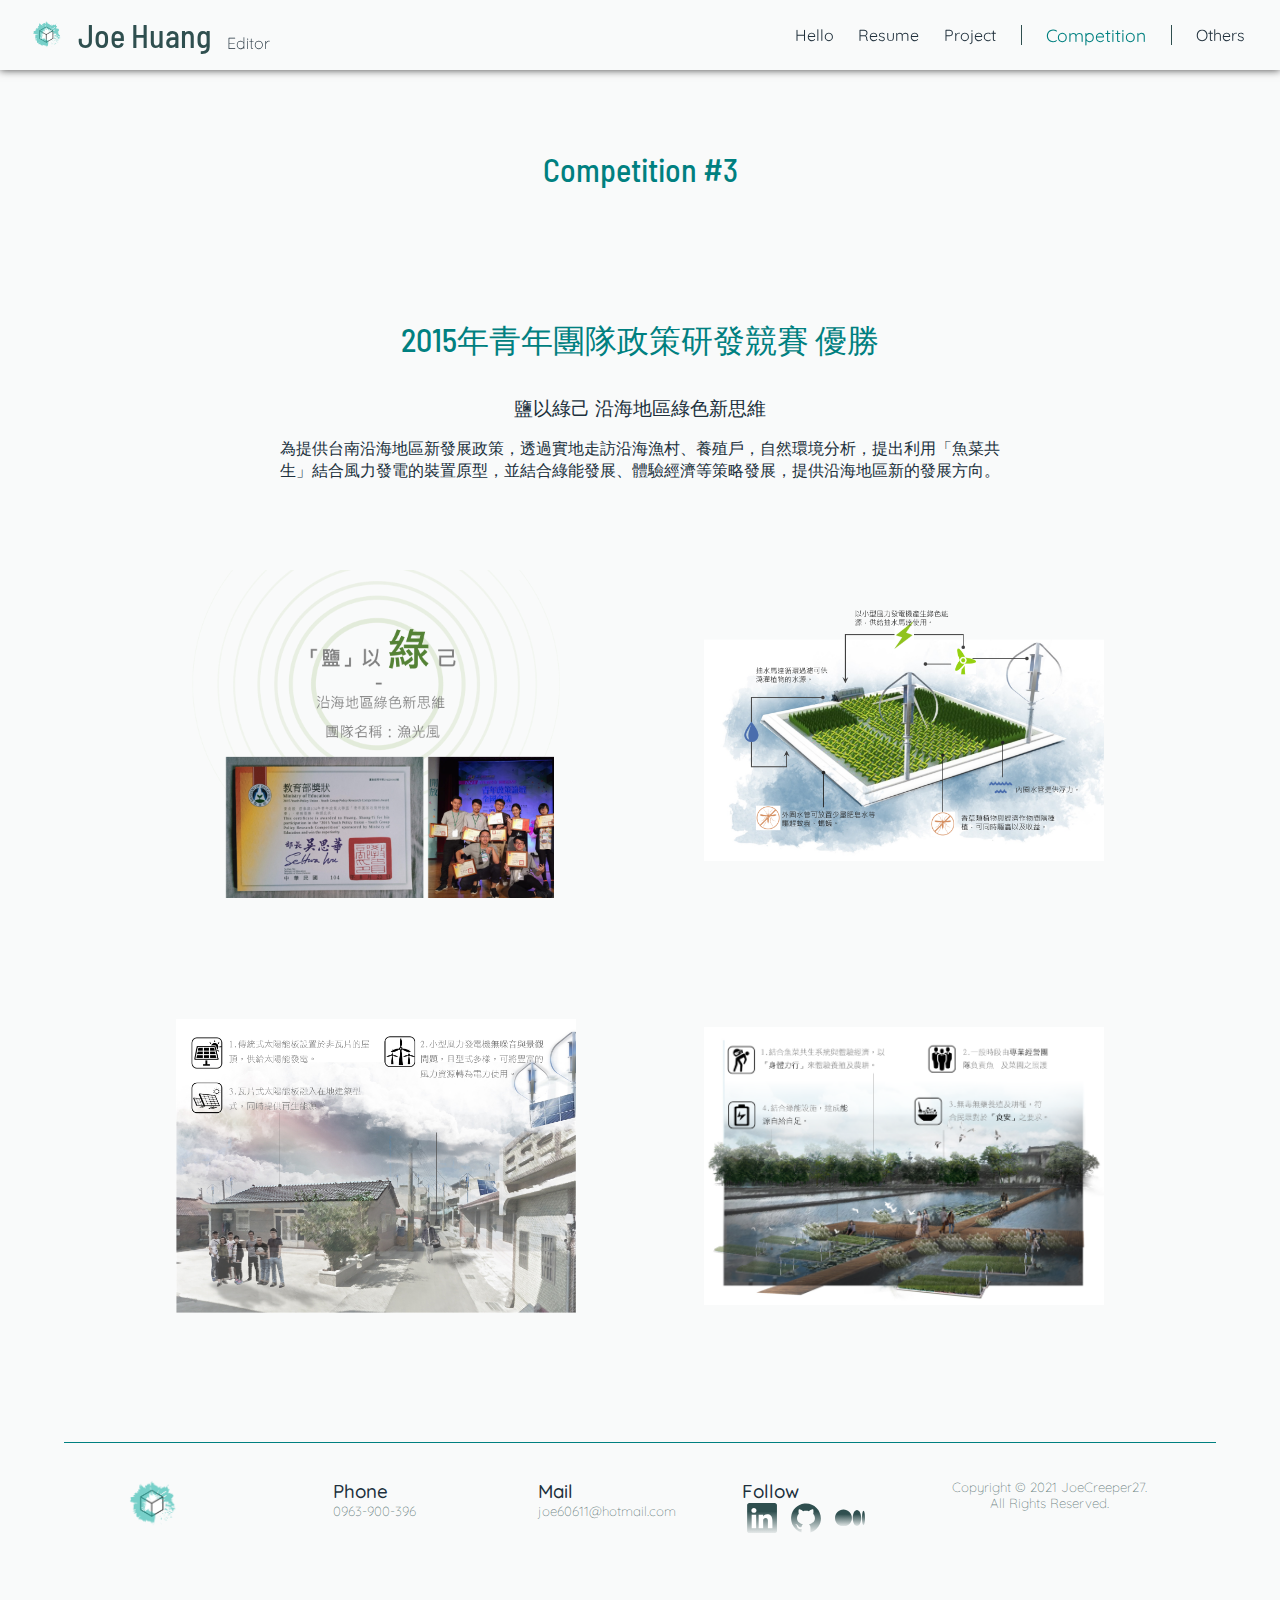
<file: project/competiton_3.html>
<!DOCTYPE html>
<html lang="zh">
  <head>
    <meta charset="UTF-8" />
    <meta name="viewport" content="width=device-width, initial-scale=1.0" />
    <title>J-Competition #3</title>
    <meta name="description" content="Joe's Portfolio and Resume." />
    <meta name="robots" content="index, follow" />

    <meta name="author" content="JoeCreeper27" />
    <base href="_self" />
    <link rel="icon" href="../pic/icon-j.ico" type="image/icon-j" />
    <link rel="shortcut icon" href="../pic/icon-j.ico" type="image/icon-j" />
    <link rel="preconnect" href="https://fonts.googleapis.com" />
    <link rel="preconnect" href="https://fonts.gstatic.com" crossorigin />
    <link
      href="https://fonts.googleapis.com/css2?family=Barlow+Semi+Condensed:wght@100;300;400;500&family=Caveat:wght@400;700&family=Noto+Sans+TC:wght@100;300;400&family=Quicksand:wght@300;400;700&display=swap"
      rel="stylesheet"
    />
    <link rel="stylesheet" href="../css/style.css" />
    <style>
      main h2 {
        width: 60vw;
        color: teal;
        text-shadow: 0rem 0rem 0.1rem darkslategray;
      }
      main p {
        width: 60vw;
        padding: 1rem;
      }
    </style>
  </head>
  <body>
    <header>
      <div class="logo">
        <img src="../pic/icon-02.png" alt="icon" />
        <h1 style="color: darkslategrey; margin: 1rem">Joe Huang</h1>
        <h4 style="margin-top: 15px">Editor</h4>
      </div>

      <nav>
        <ul>
          <li><a href="../index.html">Hello</a></li>

          <li><a href="../resume.html">Resume</a></li>

          <li><a href="../project.html">Project</a></li>
          <div class="slv"></div>
          <li><a href="../competition.html" class="active">Competition</a></li>
          <div class="slv"></div>
          <li><a href="https://joecreeper27.github.io/">Others</a></li>
        </ul>
      </nav>
    </header>
    <main>
      <h1 style="margin: 5rem">Competition #3</h1>
      <br />
      <h1>2015年青年團隊政策研發競賽 優勝</h1>
      <h3>鹽以綠己 沿海地區綠色新思維</h3>
      <p>
        為提供台南沿海地區新發展政策，透過實地走訪沿海漁村、養殖戶，自然環境分析，提出利用「魚菜共生」結合風力發電的裝置原型，並結合綠能發展、體驗經濟等策略發展，提供沿海地區新的發展方向。
      </p>
      <br />
      <section class="second" style="min-height: 30vh">
        <img
          class="project-l"
          style="object-fit: contain"
          src="../pic/competition/teen.png"
          alt="picture"
          title=""
        />
        <img
          class="project-l"
          style="object-fit: contain"
          src="../pic/competition/teen-5.png"
          alt="picture"
          title=""
        />
        <img
          class="project-l"
          style="object-fit: contain"
          src="../pic/competition/teen-6.png"
          alt="picture"
          title=""
        />
        <img
          class="project-l"
          style="object-fit: contain"
          src="../pic/competition/teen-7.png"
          alt="picture"
          title=""
        />
      </section>
      <br />

      <br />
      <br />
    </main>
    <footer>
      <div class="sl"></div>
      <br />
      <section class="inf">
        <div class="card-f">
          <a href="../index.html">
            <img
              src="../pic/icon-02.png"
              alt="icon"
              style="height: 50px; width: 50px"
            />
          </a>
        </div>
        <div class="card-f">
          <h3>Phone</h3>
          <h5>0963-900-396</h5>
        </div>
        <div class="card-f">
          <h3>Mail</h3>
          <h5>joe60611@hotmail.com</h5>
        </div>
        <div class="card-f">
          <h3>Follow</h3>
          <section class="link">
            <a href="https://www.linkedin.com/in/joe-huang-9ba4bb13a"
              ><img src="../Icons/linkedin-dsga.svg" alt="linkedin"
            /></a>
            <a href="https://github.com/JoeCreeper27"
              ><img src="../Icons/github-dsga.svg" alt="github"
            /></a>
            <a href="https://medium.com/@joe6061127"
              ><img src="../Icons/medium-dsga.svg" alt="medium"
            /></a>
          </section>
        </div>
        <div class="card-f">
          <h5>Copyright © 2021 JoeCreeper27. All Rights Reserved.</h5>
        </div>
      </section>
    </footer>
  </body>
</html>
</file>
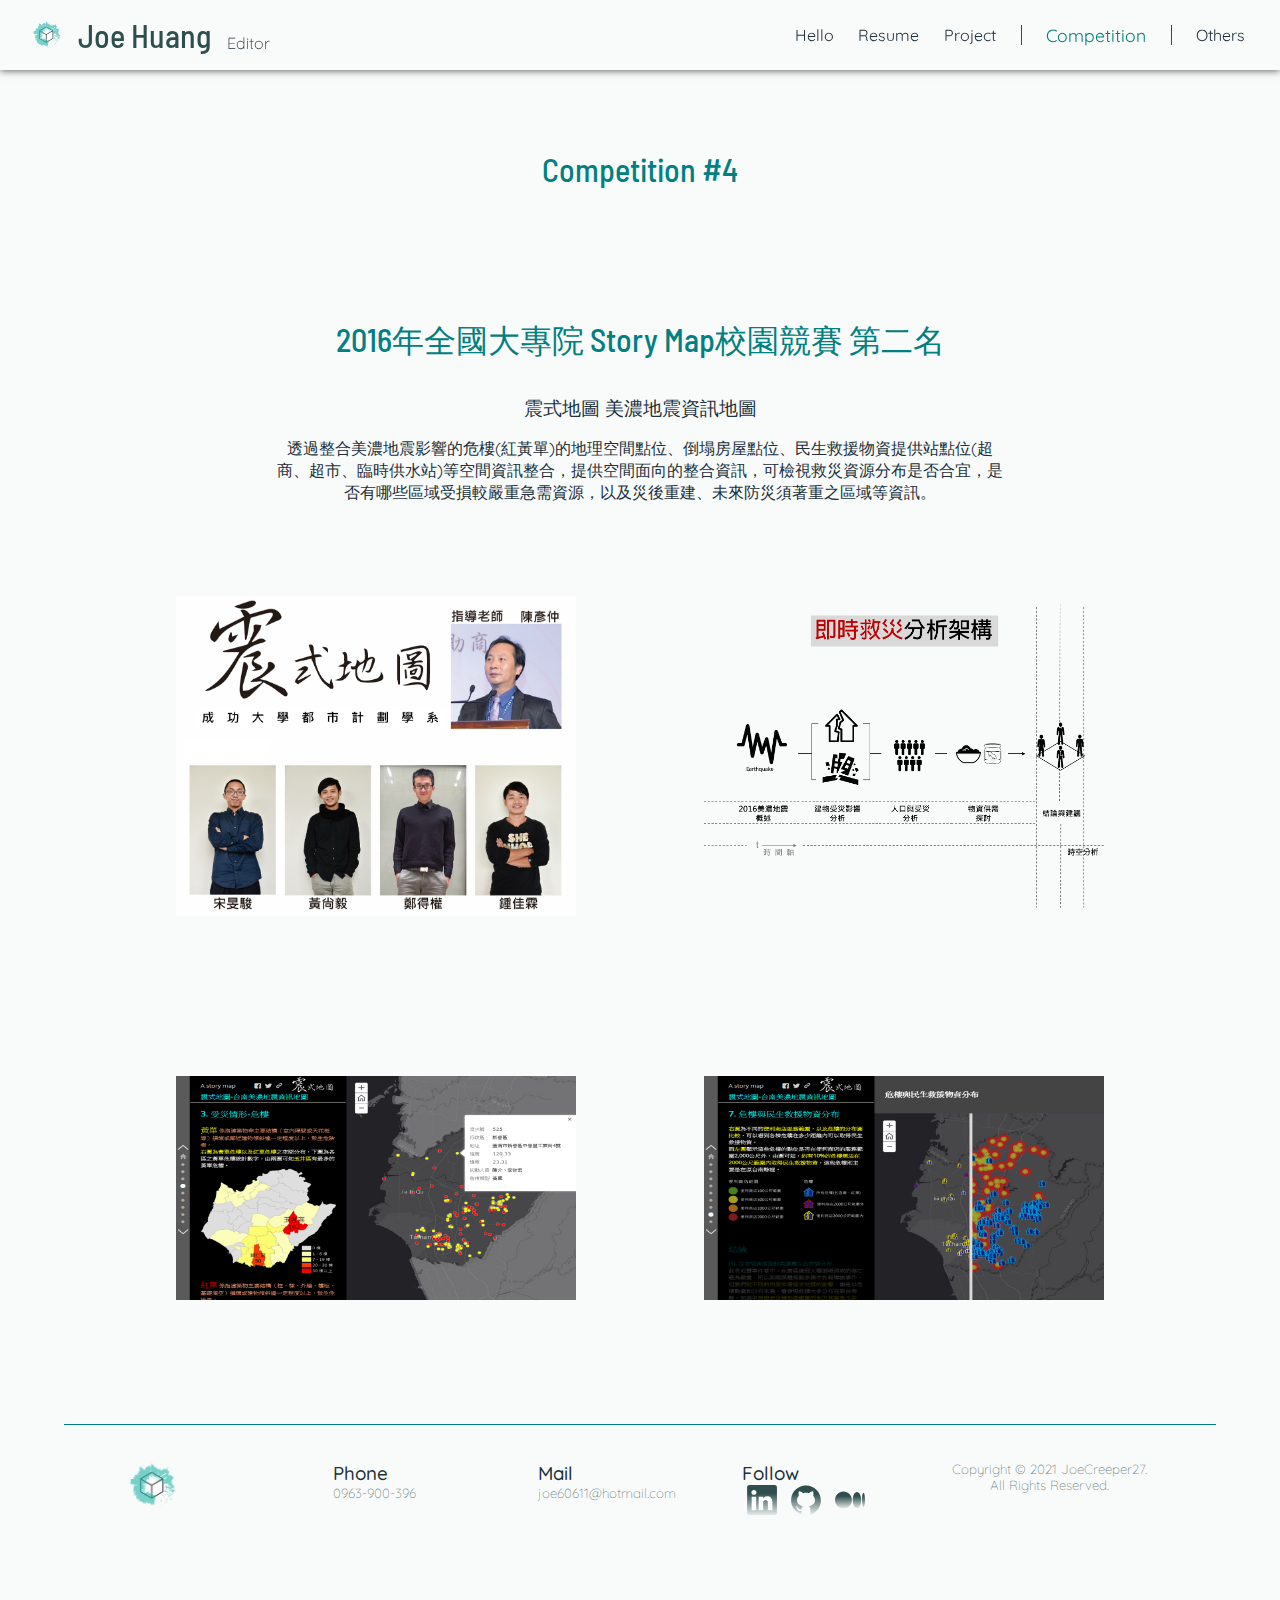
<file: project/competiton_4.html>
<!DOCTYPE html>
<html lang="zh">
  <head>
    <meta charset="UTF-8" />
    <meta name="viewport" content="width=device-width, initial-scale=1.0" />
    <title>J-Competition #4</title>
    <meta name="description" content="Joe's Portfolio and Resume." />
    <meta name="robots" content="index, follow" />

    <meta name="author" content="JoeCreeper27" />
    <base href="_self" />
    <link rel="icon" href="../pic/icon-j.ico" type="image/icon-j" />
    <link rel="shortcut icon" href="../pic/icon-j.ico" type="image/icon-j" />
    <link rel="preconnect" href="https://fonts.googleapis.com" />
    <link rel="preconnect" href="https://fonts.gstatic.com" crossorigin />
    <link
      href="https://fonts.googleapis.com/css2?family=Barlow+Semi+Condensed:wght@100;300;400;500&family=Caveat:wght@400;700&family=Noto+Sans+TC:wght@100;300;400&family=Quicksand:wght@300;400;700&display=swap"
      rel="stylesheet"
    />
    <link rel="stylesheet" href="../css/style.css" />
    <style>
      main h2 {
        width: 60vw;
        color: teal;
        text-shadow: 0rem 0rem 0.1rem darkslategray;
      }
      main p {
        width: 60vw;
        padding: 1rem;
      }
    </style>
  </head>
  <body>
    <header>
      <div class="logo">
        <img src="../pic/icon-02.png" alt="icon" />
        <h1 style="color: darkslategrey; margin: 1rem">Joe Huang</h1>
        <h4 style="margin-top: 15px">Editor</h4>
      </div>

      <nav>
        <ul>
          <li><a href="../index.html">Hello</a></li>

          <li><a href="../resume.html">Resume</a></li>

          <li><a href="../project.html">Project</a></li>
          <div class="slv"></div>
          <li><a href="../competition.html" class="active">Competition</a></li>
          <div class="slv"></div>
          <li><a href="https://joecreeper27.github.io/">Others</a></li>
        </ul>
      </nav>
    </header>
    <main>
      <h1 style="margin: 5rem">Competition #4</h1>
      <br />
      <h1>2016年全國大專院 Story Map校園競賽 第二名</h1>
      <h3>震式地圖 美濃地震資訊地圖</h3>
      <p>
        透過整合美濃地震影響的危樓(紅黃單)的地理空間點位、倒塌房屋點位、民生救援物資提供站點位(超商、超市、臨時供水站)等空間資訊整合，提供空間面向的整合資訊，可檢視救災資源分布是否合宜，是否有哪些區域受損較嚴重急需資源，以及災後重建、未來防災須著重之區域等資訊。
      </p>
      <br />
      <section class="second" style="min-height: 30vh">
        <img
          class="project-l"
          style="object-fit: contain"
          src="../pic/competition/eqr-1.png"
          alt="picture"
          title=""
        />
        <img
          class="project-l"
          style="object-fit: contain"
          src="../pic/competition/eqr-2.png"
          alt="picture"
          title=""
        />
        <img
          class="project-l"
          style="object-fit: contain"
          src="../pic/competition/eqr-3.png"
          alt="picture"
          title=""
        />
        <img
          class="project-l"
          style="object-fit: contain"
          src="../pic/competition/eqr-4.png"
          alt="picture"
          title=""
        />
      </section>
      <br />
    </main>
    <footer>
      <div class="sl"></div>
      <br />
      <section class="inf">
        <div class="card-f">
          <a href="../index.html">
            <img
              src="../pic/icon-02.png"
              alt="icon"
              style="height: 50px; width: 50px"
            />
          </a>
        </div>
        <div class="card-f">
          <h3>Phone</h3>
          <h5>0963-900-396</h5>
        </div>
        <div class="card-f">
          <h3>Mail</h3>
          <h5>joe60611@hotmail.com</h5>
        </div>
        <div class="card-f">
          <h3>Follow</h3>
          <section class="link">
            <a href="https://www.linkedin.com/in/joe-huang-9ba4bb13a"
              ><img src="../Icons/linkedin-dsga.svg" alt="linkedin"
            /></a>
            <a href="https://github.com/JoeCreeper27"
              ><img src="../Icons/github-dsga.svg" alt="github"
            /></a>
            <a href="https://medium.com/@joe6061127"
              ><img src="../Icons/medium-dsga.svg" alt="medium"
            /></a>
          </section>
        </div>
        <div class="card-f">
          <h5>Copyright © 2021 JoeCreeper27. All Rights Reserved.</h5>
        </div>
      </section>
    </footer>
  </body>
</html>
</file>
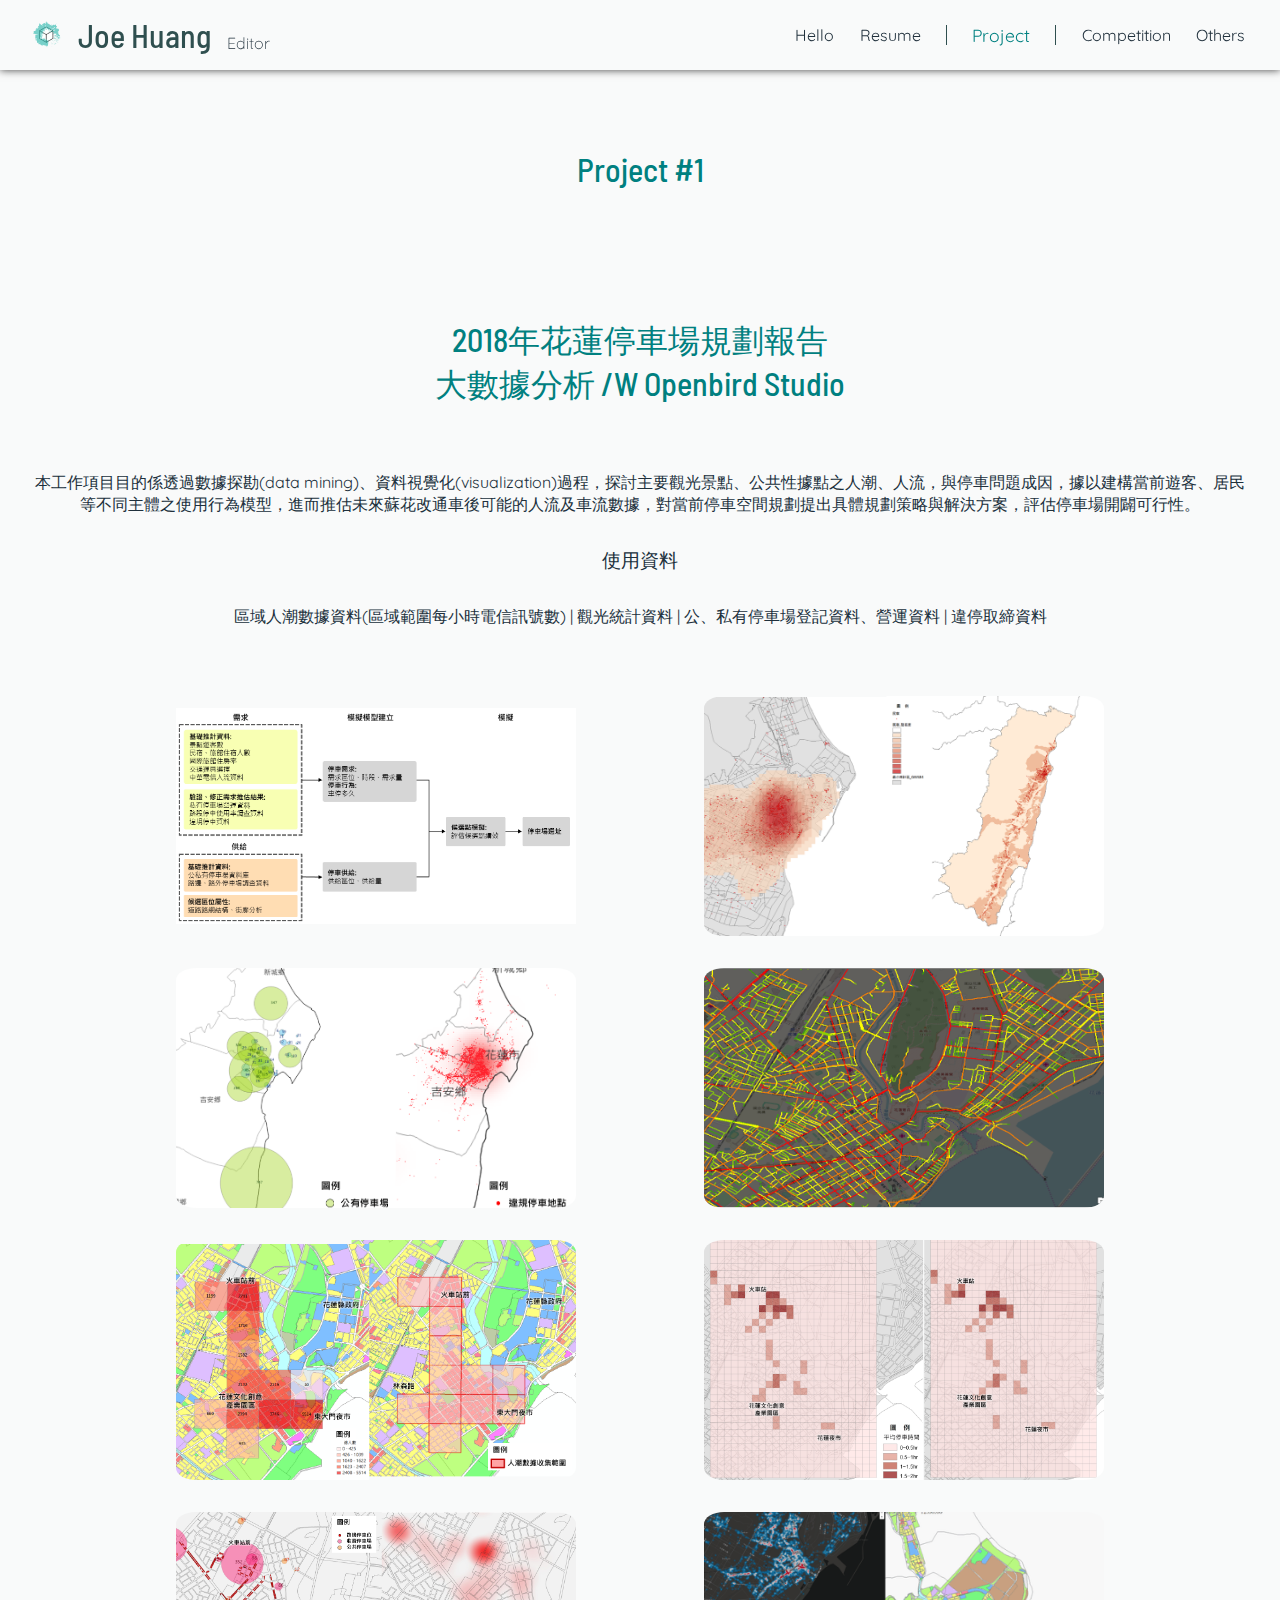
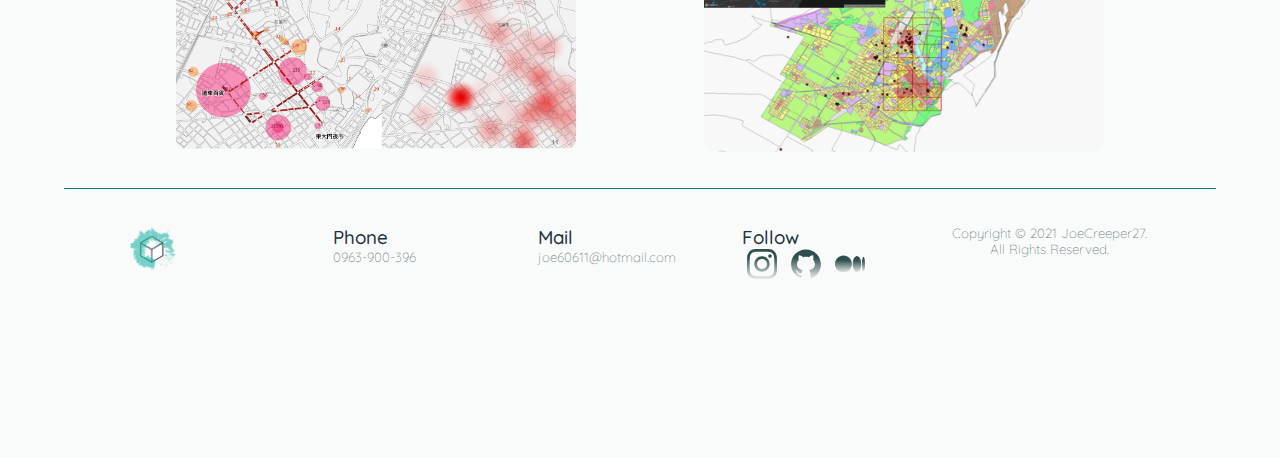
<file: project/project_1.html>
<!DOCTYPE html>
<html lang="zh">
  <head>
    <meta charset="UTF-8" />
    <meta name="viewport" content="width=device-width, initial-scale=1.0" />
    <title>J-Project #1</title>
    <meta name="description" content="Joe's Portfolio and Resume." />
    <meta name="robots" content="index, follow" />

    <meta name="author" content="JoeCreeper27" />
    <base href="_self" />
    <link rel="icon" href="../pic/icon-j.ico" type="image/icon-j" / > <link
    rel="shortcut icon" href="../pic/icon-j.ico" type="image/icon-j" / >
    <link rel="preconnect" href="https://fonts.googleapis.com" />
    <link rel="preconnect" href="https://fonts.gstatic.com" crossorigin />
    <link
      href="https://fonts.googleapis.com/css2?family=Barlow+Semi+Condensed:wght@100;300;400;500&family=Caveat:wght@400;700&family=Noto+Sans+TC:wght@100;300;400&family=Quicksand:wght@300;400;700&display=swap"
      rel="stylesheet"
    />
    <link rel="stylesheet" href="../css/style.css" />
    <style>
      p {
        padding: 2rem;
      }
    </style>
  </head>
  <body>
    <header>
      <div class="logo">
        <img src="../pic/icon-02.png" alt="icon" />
        <h1 style="color: darkslategrey; margin: 1rem">Joe Huang</h1>
        <h4 style="margin-top: 15px">Editor</h4>
      </div>

      <nav>
        <ul>
          <li><a href="../index.html">Hello</a></li>

          <li><a href="../resume.html">Resume</a></li>
          <div class="slv"></div>
          <li><a href="../project.html" class="active">Project</a></li>
          <div class="slv"></div>
          <li><a href="../competition.html">Competition</a></li>
          <li><a href="https://joecreeper27.github.io/">Others</a></li>
        </ul>
      </nav>
    </header>
    <main>
      <h1 style="margin: 5rem">Project #1</h1>
      <br />
      <h1>2018年花蓮停車場規劃報告 <br />大數據分析 /W Openbird Studio</h1>

      <p>
        本工作項目目的係透過數據探勘(data
        mining)、資料視覺化(visualization)過程，探討主要觀光景點、公共性據點之人潮、人流，與停車問題成因，據以建構當前遊客、居民等不同主體之使用行為模型，進而推估未來蘇花改通車後可能的人流及車流數據，對當前停車空間規劃提出具體規劃策略與解決方案，評估停車場開闢可行性。
      </p>
      <h3>使用資料</h3>
      <p>
        區域人潮數據資料(區域範圍每小時電信訊號數) | 觀光統計資料 |
        公、私有停車場登記資料、營運資料 | 違停取締資料
      </p>
      <br />
      <section class="second" style="min-height: 30vh">
        <img
          class="project-w"
          style="object-fit: contain"
          src="./projectpic/hualian-1.png"
          alt="picture"
          title=""
        />
        <img
          class="project-w"
          src="./projectpic/hualian-2.png"
          alt="picture"
          title=""
        />
        <img
          class="project-w"
          src="./projectpic/hualian-3.png"
          alt="picture"
          title=""
        />
        <img
          class="project-w"
          src="./projectpic/hualian-4.png"
          alt="picture"
          title=""
        />
        <img
          class="project-w"
          src="./projectpic/hualian-5.png"
          alt="picture"
          title=""
        /><img
          class="project-w"
          src="./projectpic/hualian-6.png"
          alt="picture"
          title=""
        />
        <img
          class="project-w"
          src="./projectpic/hualian-7.png"
          alt="picture"
          title=""
        />
        <img
          class="project-w"
          src="./projectpic/hualian-8.png"
          alt="picture"
          title=""
        />
      </section>
      <br />
    </main>
    <footer>
      <div class="sl"></div>
      <br />
      <section class="inf">
        <div class="card-f">
          <a href="../index.html">
            <img
              src="../pic/icon-02.png"
              alt="icon"
              style="height: 50px; width: 50px"
            />
          </a>
        </div>
        <div class="card-f">
          <h3>Phone</h3>
          <h5>0963-900-396</h5>
        </div>
        <div class="card-f">
          <h3>Mail</h3>
          <h5>joe60611@hotmail.com</h5>
        </div>
        <div class="card-f">
          <h3>Follow</h3>
          <section class="link">
            <a href="https://www.instagram.com/joe.huang.750/"
              ><img src="../Icons/instagram-dsga.svg" alt="instagram"
            /></a>
            <a href="https://github.com/JoeCreeper27"
              ><img src="../Icons/github-dsga.svg" alt="github"
            /></a>
            <a href="https://medium.com/@joe6061127"
              ><img src="../Icons/medium-dsga.svg" alt="medium"
            /></a>
          </section>
        </div>
        <div class="card-f">
          <h5>Copyright © 2021 JoeCreeper27. All Rights Reserved.</h5>
        </div>
      </section>
    </footer>
  </body>
</html>
</file>
<file: css/style.css>
* {
  margin: 0;
  padding: 0;
  -webkit-box-sizing: border-box;
          box-sizing: border-box;
  color: #20303c;
  font-family: "Barlow Semi Condensed", sans-serif;
  font-family: "Caveat", cursive;
  font-family: "Noto Sans TC", sans-serif;
  font-family: "Quicksand", sans-serif;
  -webkit-transition: all 0.5s ease-in;
  transition: all 0.5s ease-in;
}

h1 {
  font-family: "Barlow Semi Condensed", sans-serif;
  font-weight: 500;
}

h2 {
  font-family: "Barlow Semi Condensed", sans-serif;
  font-weight: 400;
}

h3 {
  font-weight: 500;
}

h4 {
  font-family: "Quicksand", sans-serif;
  font-weight: 300;
}

div.sl {
  display: -webkit-box;
  display: -ms-flexbox;
  display: flex;
  height: 1px;
  width: 90%;
  background-color: teal;
}

div.slv {
  display: -webkit-box;
  display: -ms-flexbox;
  display: flex;
  height: 20px;
  width: 1px;
  background-color: darkslategray;
}

header {
  display: -webkit-box;
  display: -ms-flexbox;
  display: flex;
  -ms-flex-wrap: wrap;
      flex-wrap: wrap;
  -webkit-box-align: center;
      -ms-flex-align: center;
          align-items: center;
  background-color: #f9fafa;
  -webkit-box-shadow: #424242 0rem 0rem 0.5rem;
          box-shadow: #424242 0rem 0rem 0.5rem;
  z-index: 2;
  position: -webkit-sticky;
  position: sticky;
  top: 0;
}

header div.logo {
  display: -webkit-box;
  display: -ms-flexbox;
  display: flex;
  -webkit-box-align: center;
      -ms-flex-align: center;
          align-items: center;
  justify-items: center;
  -webkit-box-flex: 3;
      -ms-flex: 3 1 400px;
          flex: 3 1 400px;
}

header img {
  margin-left: 2rem;
  height: 30px;
  width: 30px;
}

nav {
  -webkit-box-flex: 1;
      -ms-flex: 1 1 400px;
          flex: 1 1 400px;
}

nav ul {
  display: -webkit-box;
  display: -ms-flexbox;
  display: flex;
  list-style-type: none;
  -webkit-box-pack: space-evenly;
      -ms-flex-pack: space-evenly;
          justify-content: space-evenly;
  -webkit-box-align: center;
      -ms-flex-align: center;
          align-items: center;
  margin: 10px;
}

nav ul li .active {
  color: teal;
  font-size: 1.1rem;
}

nav ul li a {
  text-decoration: none;
  font-size: 1rem;
}

nav ul li:hover {
  color: teal;
  text-shadow: darkslategray 0rem 0rem 0.2rem;
}

main {
  min-height: 90vh;
  width: 100%;
  background-color: #f9fafa;
  position: relative;
  z-index: 0;
  display: -webkit-box;
  display: -ms-flexbox;
  display: flex;
  -webkit-box-orient: vertical;
  -webkit-box-direction: normal;
      -ms-flex-direction: column;
          flex-direction: column;
  -webkit-box-pack: center;
      -ms-flex-pack: center;
          justify-content: center;
  -webkit-box-align: center;
      -ms-flex-align: center;
          align-items: center;
  text-align: center;
  -webkit-animation: opacityin 1.5s ease-in;
          animation: opacityin 1.5s ease-in;
}

main h1 {
  margin: 2rem;
  font-size: 2rem;
  color: teal;
}

main section.backImage {
  min-height: 90vh;
  width: 100%;
  color: white;
  background-image: url("../pic/back.jpg");
  background-size: cover;
  background-position: center;
  position: relative;
  z-index: 0;
  display: -webkit-box;
  display: -ms-flexbox;
  display: flex;
  -webkit-box-orient: vertical;
  -webkit-box-direction: normal;
      -ms-flex-direction: column;
          flex-direction: column;
  -webkit-box-pack: center;
      -ms-flex-pack: center;
          justify-content: center;
  -webkit-box-align: center;
      -ms-flex-align: center;
          align-items: center;
  text-align: center;
}

main div.filter {
  background: #a2ffd40e;
  background-image: -webkit-gradient(linear, left top, left bottom, from(#a2ffd40e), to(#f9fafa));
  background-image: linear-gradient(#a2ffd40e, #f9fafa);
  width: 100%;
  min-height: 90vh;
  position: absolute;
  top: 0;
  z-index: -1;
}

main button.find {
  background-color: rgba(120, 200, 190, 0.8);
  -webkit-box-shadow: gray 0.5rem 0.5rem 0.5rem;
          box-shadow: gray 0.5rem 0.5rem 0.5rem;
  padding: 0.75rem 1.5rem;
  font-size: 1.5rem;
  font-weight: 500;
  color: white;
  border: darkslategrey;
  border-radius: 1rem;
  cursor: pointer;
}

main section.second {
  display: -webkit-box;
  display: -ms-flexbox;
  display: flex;
  -webkit-box-align: center;
      -ms-flex-align: center;
          align-items: center;
  text-align: center;
  width: 90%;
  min-height: 100vh;
  -webkit-box-pack: space-evenly;
      -ms-flex-pack: space-evenly;
          justify-content: space-evenly;
  -ms-flex-wrap: wrap;
      flex-wrap: wrap;
}

main section.second .project {
  height: 240px;
  width: 240px;
  border-radius: 5%;
  -o-object-fit: cover;
     object-fit: cover;
  margin: 1rem;
}

main section.second .project-w {
  height: 240px;
  width: 400px;
  border-radius: 5%;
  -o-object-fit: cover;
     object-fit: cover;
  margin: 1rem;
}

main section.second .project-h {
  height: 300px;
  width: 200px;
  border-radius: 5%;
  -o-object-fit: cover;
     object-fit: cover;
  margin: 1rem;
}

main section.second .project-l {
  height: 400px;
  width: 400px;
  border-radius: 5%;
  -o-object-fit: cover;
     object-fit: cover;
  margin: 1rem;
}

main section.second section.info {
  display: -webkit-box;
  display: -ms-flexbox;
  display: flex;
  -webkit-box-flex: 1;
      -ms-flex: 1 1 200px;
          flex: 1 1 200px;
  -webkit-box-orient: vertical;
  -webkit-box-direction: normal;
      -ms-flex-direction: column;
          flex-direction: column;
  -webkit-box-align: center;
      -ms-flex-align: center;
          align-items: center;
  -webkit-box-pack: space-evenly;
      -ms-flex-pack: space-evenly;
          justify-content: space-evenly;
}

main section.second section.info h3 {
  color: teal;
}

main section.second section.info a {
  text-decoration: none;
  padding: 0.5rem 1.5rem;
  background-color: rgba(0, 128, 128, 0.7);
  color: white;
  border-radius: 10%;
}

main section.second section.left {
  display: -webkit-box;
  display: -ms-flexbox;
  display: flex;
  width: 40%;
  -ms-flex-wrap: wrap;
      flex-wrap: wrap;
  -webkit-box-flex: 2;
      -ms-flex: 2 1 200px;
          flex: 2 1 200px;
}

main section.second section.left div.card {
  display: -webkit-box;
  display: -ms-flexbox;
  display: flex;
  -webkit-box-orient: vertical;
  -webkit-box-direction: normal;
      -ms-flex-direction: column;
          flex-direction: column;
  -webkit-box-align: center;
      -ms-flex-align: center;
          align-items: center;
  -webkit-box-pack: space-evenly;
      -ms-flex-pack: space-evenly;
          justify-content: space-evenly;
  padding: 1rem;
  -webkit-box-flex: 1;
      -ms-flex: 1 1 150px;
          flex: 1 1 150px;
}

main section.second section.left div.card h4 {
  color: teal;
  margin: 1rem;
}

main section.second section.right {
  display: -webkit-box;
  display: -ms-flexbox;
  display: flex;
  width: 60%;
  justify-items: center;
  -webkit-box-flex: 3;
      -ms-flex: 3 1 300px;
          flex: 3 1 300px;
}

main section.second section.right table td.tit {
  text-align: right;
  width: 30vw;
  padding: 1rem 0.75rem;
  font-weight: 400;
}

main section.second section.right table td {
  font-weight: 700;
  text-align: left;
  padding: 0.5rem 0.75rem;
}

main section.second section.cards {
  display: -webkit-box;
  display: -ms-flexbox;
  display: flex;
  width: 40%;
  -ms-flex-wrap: wrap;
      flex-wrap: wrap;
  border-radius: 10%;
}

main section.second section.cards div.card-p {
  display: -webkit-box;
  display: -ms-flexbox;
  display: flex;
  -webkit-box-orient: vertical;
  -webkit-box-direction: normal;
      -ms-flex-direction: column;
          flex-direction: column;
  -webkit-box-align: center;
      -ms-flex-align: center;
          align-items: center;
  -webkit-box-pack: space-evenly;
      -ms-flex-pack: space-evenly;
          justify-content: space-evenly;
  padding: 1rem;
  -webkit-box-flex: 1;
      -ms-flex: 1 1 150px;
          flex: 1 1 150px;
}

main section.second section.cards div.card-p a {
  text-decoration: none;
  padding: 0.5rem 1.5rem;
  display: contents;
  -webkit-box-align: center;
      -ms-flex-align: center;
          align-items: center;
}

main section.second section.cards div.card-p a div.img-con {
  overflow: hidden;
  width: 150px;
  height: 200px;
}

main section.second section.cards div.card-p a div.img-con img {
  width: 150px;
  height: 200px;
  -o-object-fit: cover;
     object-fit: cover;
}

main section.second section.cards div.card-p a div.img-con img:hover {
  -webkit-transform: scale(1.2);
          transform: scale(1.2);
}

main section.second section.cards div.card-p a h4 {
  margin: 1rem;
}

main section.second section.cards div.card-p a h4:hover {
  color: teal;
  text-shadow: darkslategray 0rem 0rem 0.2rem;
}

main section.second section.cards div.card {
  display: -webkit-box;
  display: -ms-flexbox;
  display: flex;
  -webkit-box-orient: vertical;
  -webkit-box-direction: normal;
      -ms-flex-direction: column;
          flex-direction: column;
  -webkit-box-align: center;
      -ms-flex-align: center;
          align-items: center;
  -webkit-box-pack: space-evenly;
      -ms-flex-pack: space-evenly;
          justify-content: space-evenly;
  padding: 1rem;
  -webkit-box-flex: 1;
      -ms-flex: 1 1 150px;
          flex: 1 1 150px;
}

main section.second section.cards div.card div.img-con {
  overflow: hidden;
  width: 120px;
  height: 120px;
  border-radius: 50%;
}

main section.second section.cards div.card div.img-con img {
  width: 120px;
  height: 120px;
  border-radius: 50%;
  -o-object-fit: cover;
     object-fit: cover;
}

main section.second section.cards div.card div.img-con img:hover {
  -webkit-transform: scale(1.2);
          transform: scale(1.2);
}

main section.second section.cards div.card h4 {
  color: teal;
  margin: 1rem;
}

main section.second section.cards div.card a {
  text-decoration: none;
  padding: 0.5rem 1.5rem;
  background-color: rgba(0, 128, 128, 0.7);
  color: white;
  border-radius: 10%;
}

main section.second section.cards table {
  position: relative;
  width: 500px;
}

main section.second section.cards table td.tit {
  text-align: right;
  width: 20vw;
  padding: 1rem 0.75rem;
  font-weight: 400;
}

main section.second section.cards table td {
  font-weight: 700;
  text-align: left;
  padding: 0.5rem 0.75rem;
}

footer {
  min-height: 30vh;
  width: 100%;
  background-color: #f9fafa;
  display: -webkit-box;
  display: -ms-flexbox;
  display: flex;
  -webkit-box-orient: vertical;
  -webkit-box-direction: normal;
      -ms-flex-direction: column;
          flex-direction: column;
  -webkit-box-align: center;
      -ms-flex-align: center;
          align-items: center;
  text-align: center;
}

footer section.inf {
  display: -webkit-box;
  display: -ms-flexbox;
  display: flex;
  width: 80%;
  -ms-flex-wrap: wrap;
      flex-wrap: wrap;
  -ms-flex-pack: distribute;
      justify-content: space-around;
}

footer section.inf div.card-f {
  display: -webkit-box;
  display: -ms-flexbox;
  display: flex;
  -webkit-box-orient: vertical;
  -webkit-box-direction: normal;
      -ms-flex-direction: column;
          flex-direction: column;
  -webkit-box-align: start;
      -ms-flex-align: start;
          align-items: flex-start;
  height: 100px;
  padding: 1rem 0rem 0rem 0rem;
  -webkit-box-flex: 1;
      -ms-flex: 1 1 150px;
          flex: 1 1 150px;
}

footer div.logo {
  display: -webkit-box;
  display: -ms-flexbox;
  display: flex;
  -webkit-box-align: center;
      -ms-flex-align: center;
          align-items: center;
}

footer div.logo img {
  margin-right: 1rem;
  height: 50px;
  width: 50px;
}

footer section.link a {
  margin: 1rem 5px;
}

footer section.link a img {
  width: 30px;
  height: 30px;
}

footer h5 {
  font-family: "Quicksand", sans-serif;
  font-weight: 300;
  color: rgba(47, 79, 79, 0.7);
}

/* width */
::-webkit-scrollbar {
  width: 10px;
}

/* Track */
::-webkit-scrollbar-track {
  background: #f1f1f1;
}

/* Handle */
::-webkit-scrollbar-thumb {
  background: darkslategrey;
}

/* Handle on hover */
::-webkit-scrollbar-thumb:hover {
  background: teal;
}

@-webkit-keyframes opacityin {
  from {
    opacity: 0;
  }
  to {
    opacity: 1;
  }
}

@keyframes opacityin {
  from {
    opacity: 0;
  }
  to {
    opacity: 1;
  }
}

@media screen and (max-width: 800px) {
  main section.second {
    width: 100%;
    -webkit-box-orient: vertical;
    -webkit-box-direction: normal;
        -ms-flex-direction: column;
            flex-direction: column;
    justify-items: center;
    -webkit-box-align: center;
        -ms-flex-align: center;
            align-items: center;
  }
  main section.second section.cards {
    width: 90%;
  }
  main section.second section.left {
    display: -webkit-box;
    display: -ms-flexbox;
    display: flex;
    width: 90vw;
    -ms-flex-wrap: wrap;
        flex-wrap: wrap;
  }
  main section.second section.left div.card {
    display: -webkit-box;
    display: -ms-flexbox;
    display: flex;
    -webkit-box-orient: vertical;
    -webkit-box-direction: normal;
        -ms-flex-direction: column;
            flex-direction: column;
    -webkit-box-align: center;
        -ms-flex-align: center;
            align-items: center;
    -webkit-box-pack: space-evenly;
        -ms-flex-pack: space-evenly;
            justify-content: space-evenly;
    padding: 1rem;
  }
  main section.second section.right {
    display: -webkit-box;
    display: -ms-flexbox;
    display: flex;
    width: 90vw;
    justify-items: center;
  }
  main section.second section.right table td.tit {
    text-align: right;
    width: 30vw;
    padding: 1rem 0.75rem;
    font-weight: 400;
  }
  main section.second section.right table td {
    font-weight: 700;
    text-align: left;
    width: 60vw;
    padding: 0.5rem 0.75rem;
  }
  main section.second section.cards {
    width: 90%;
  }
  main section.second .project {
    height: 48vw;
    width: 48vw;
    border-radius: 5%;
    -o-object-fit: cover;
       object-fit: cover;
    margin: 1rem;
  }
  main section.second .project-w {
    height: 48vw;
    width: 80vw;
    border-radius: 5%;
    -o-object-fit: cover;
       object-fit: cover;
    margin: 1rem;
  }
  main section.second .project-h {
    height: 80vw;
    width: 48vw;
    border-radius: 5%;
    -o-object-fit: cover;
       object-fit: cover;
    margin: 1rem;
  }
  main section.second .project-l {
    height: 80vw;
    width: 80vw;
    border-radius: 5%;
    -o-object-fit: cover;
       object-fit: cover;
    margin: 1rem;
  }
  footer section.inf {
    -webkit-box-orient: vertical;
    -webkit-box-direction: normal;
        -ms-flex-direction: column;
            flex-direction: column;
  }
}
/*# sourceMappingURL=style.css.map */
</file>
